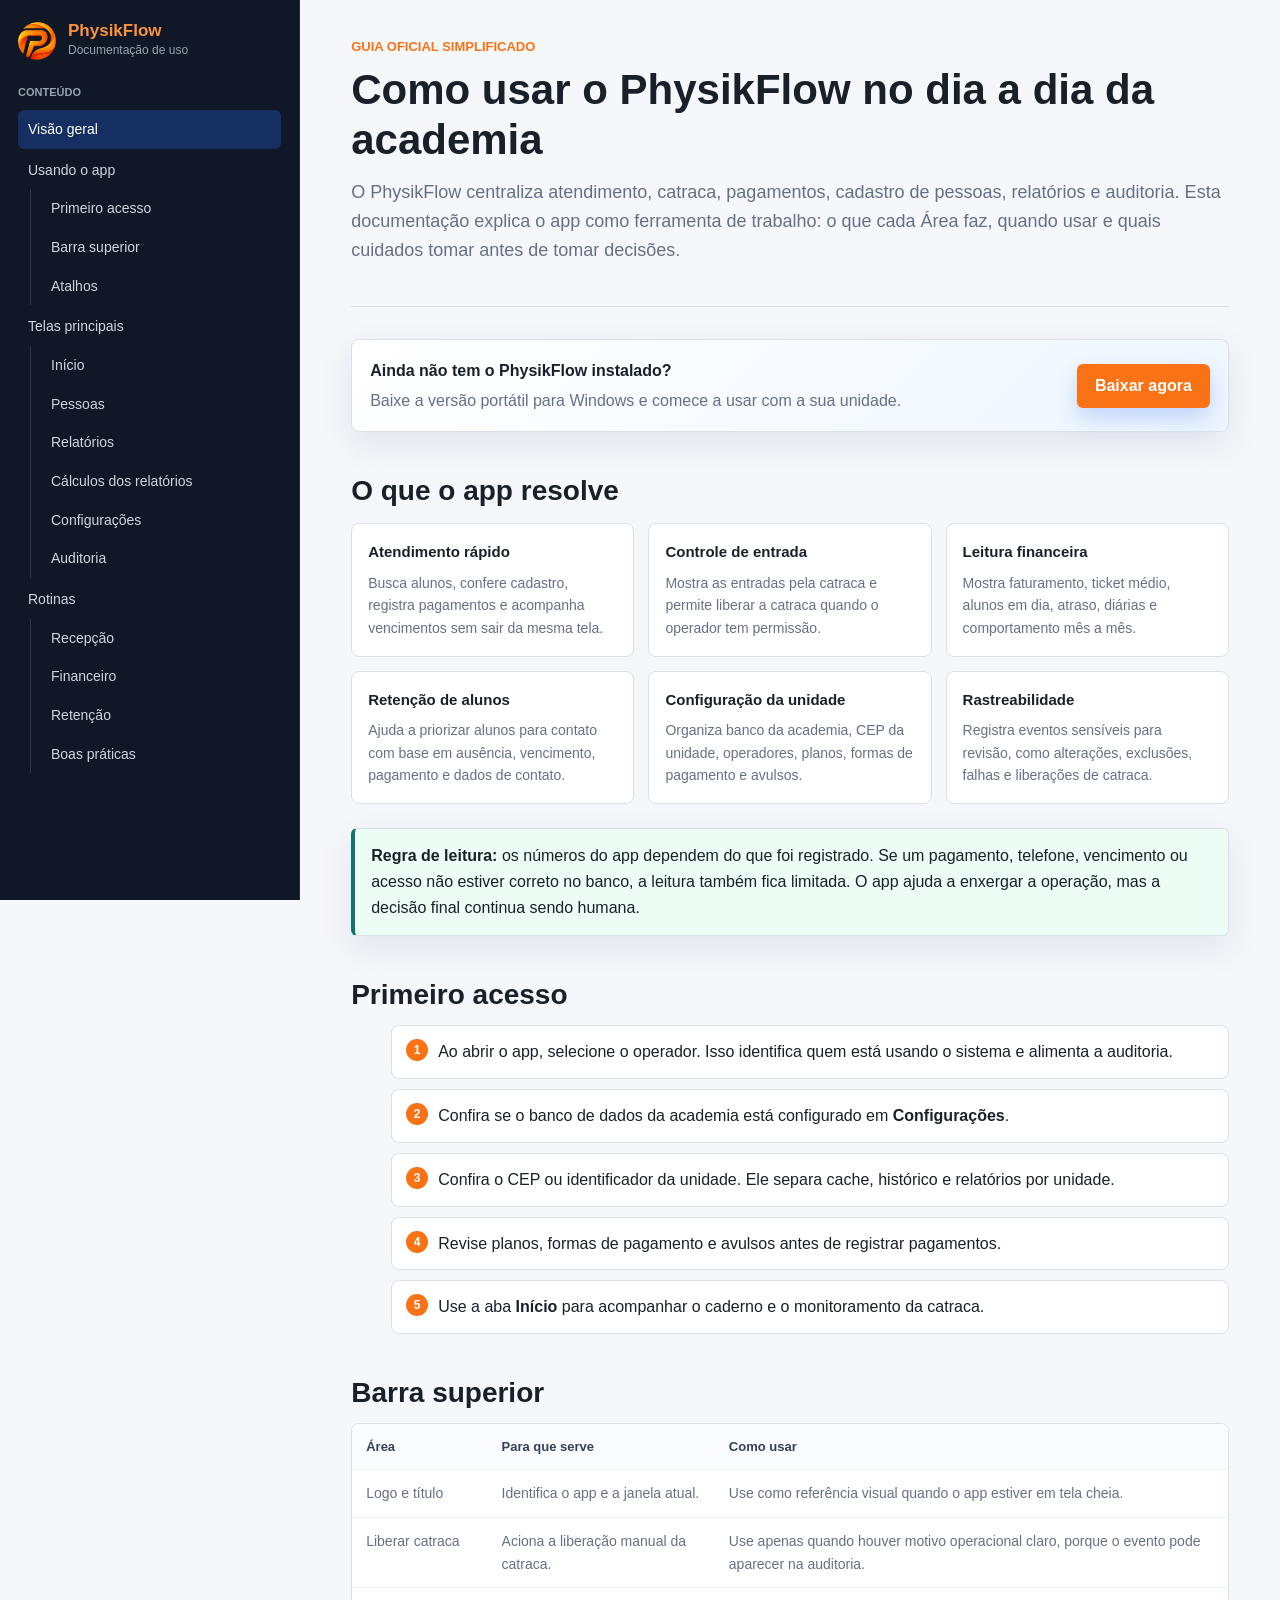
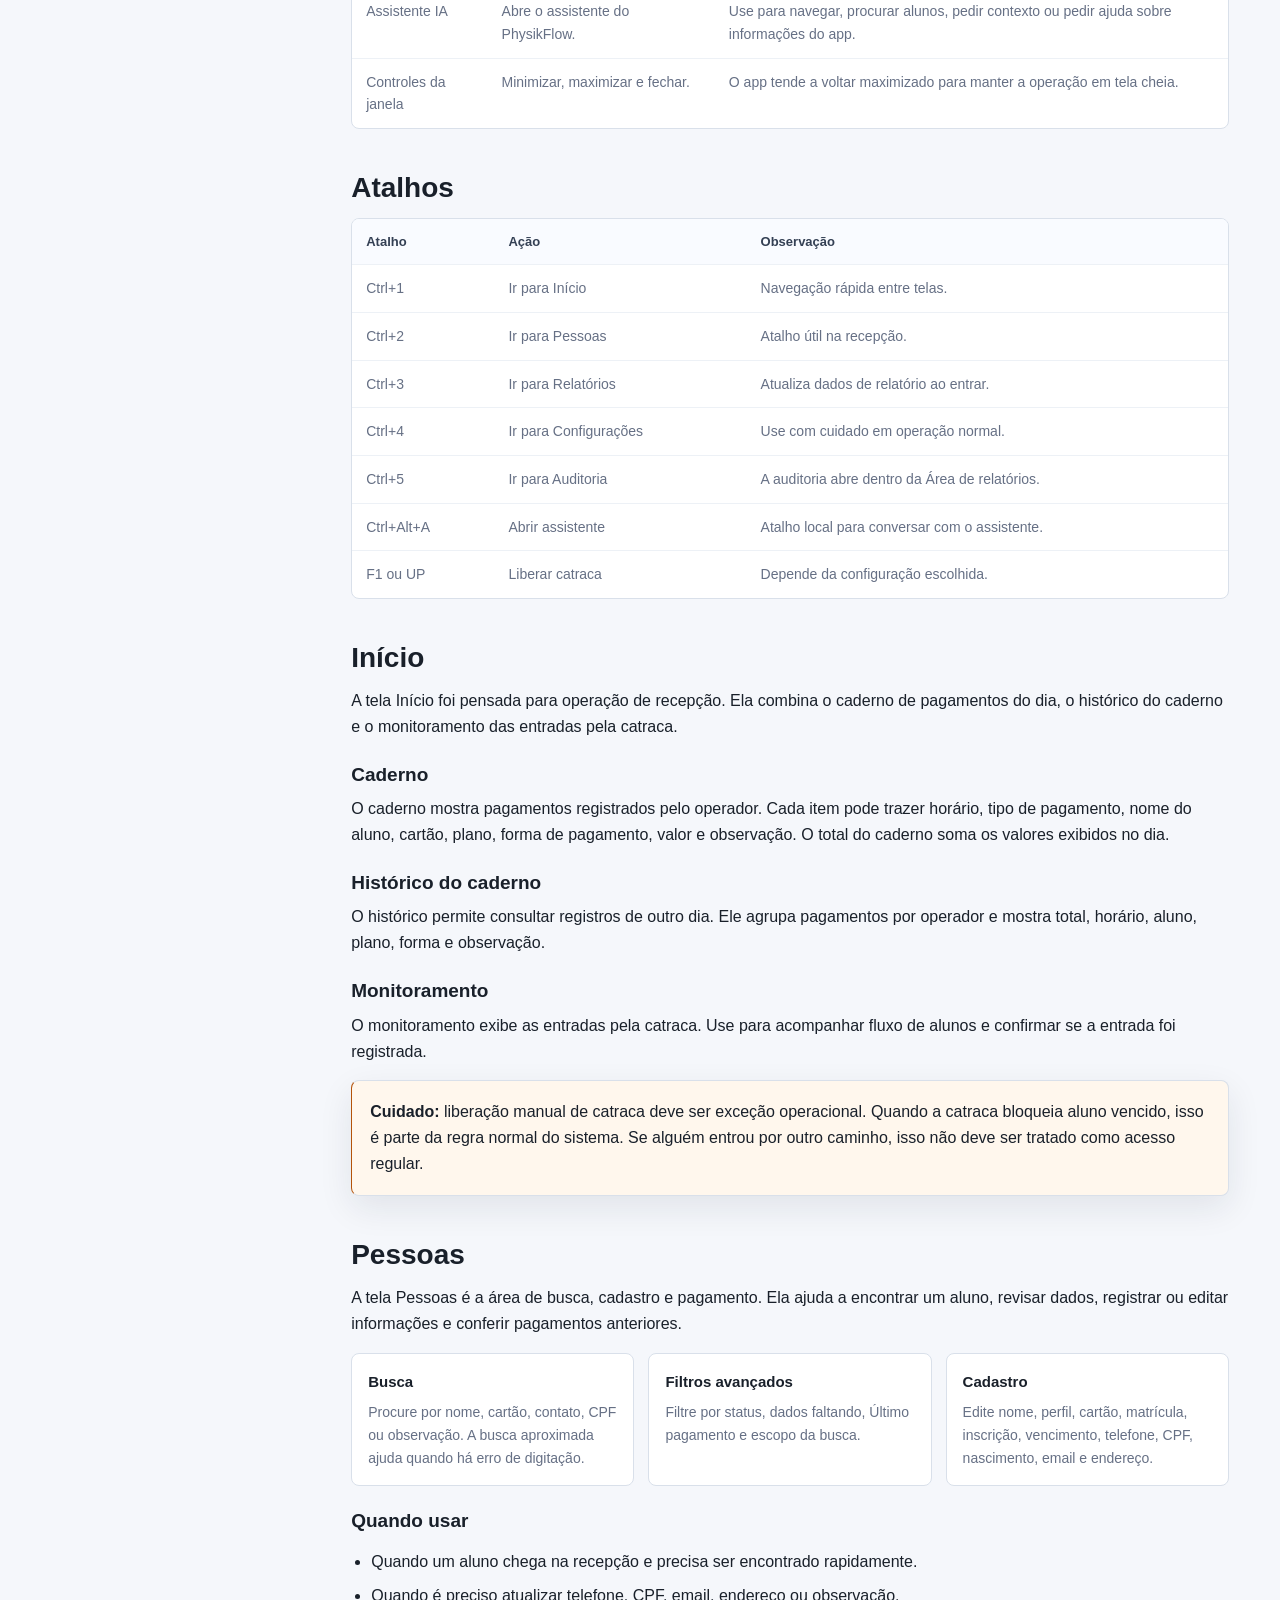
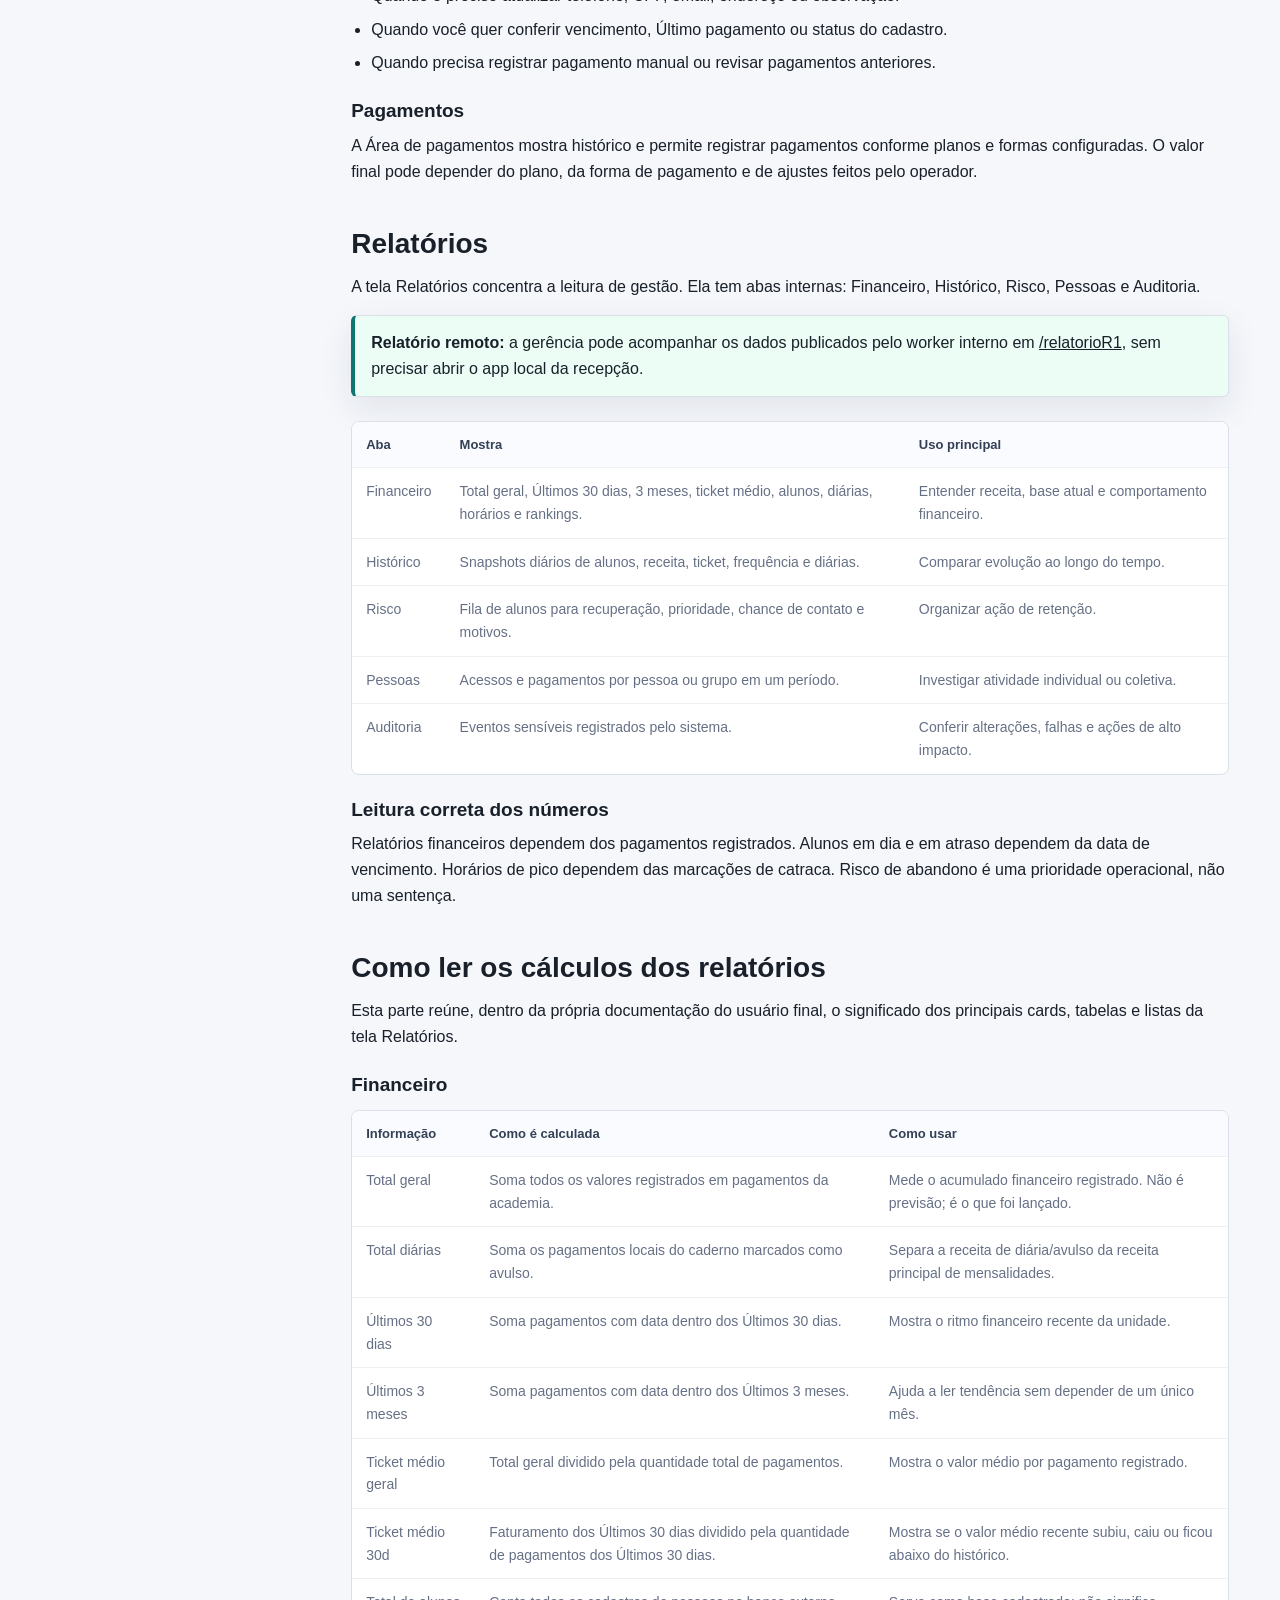
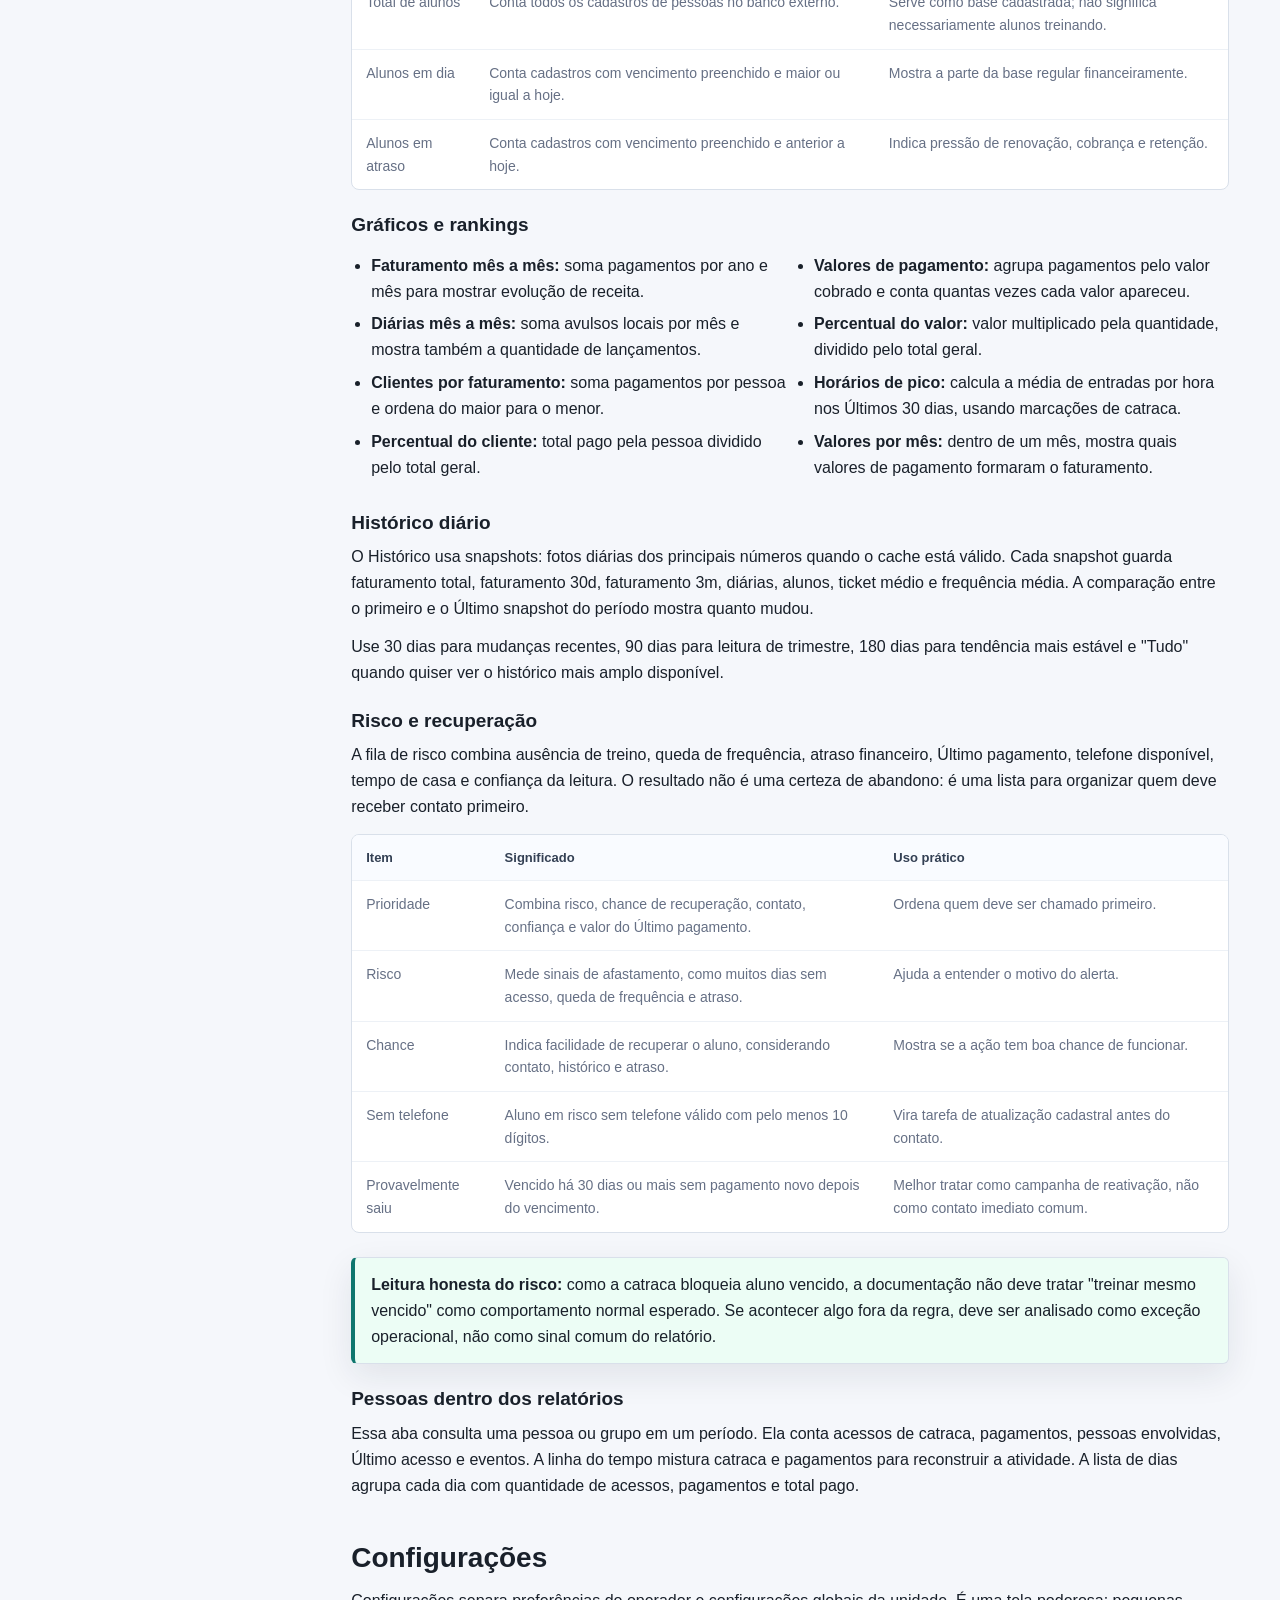
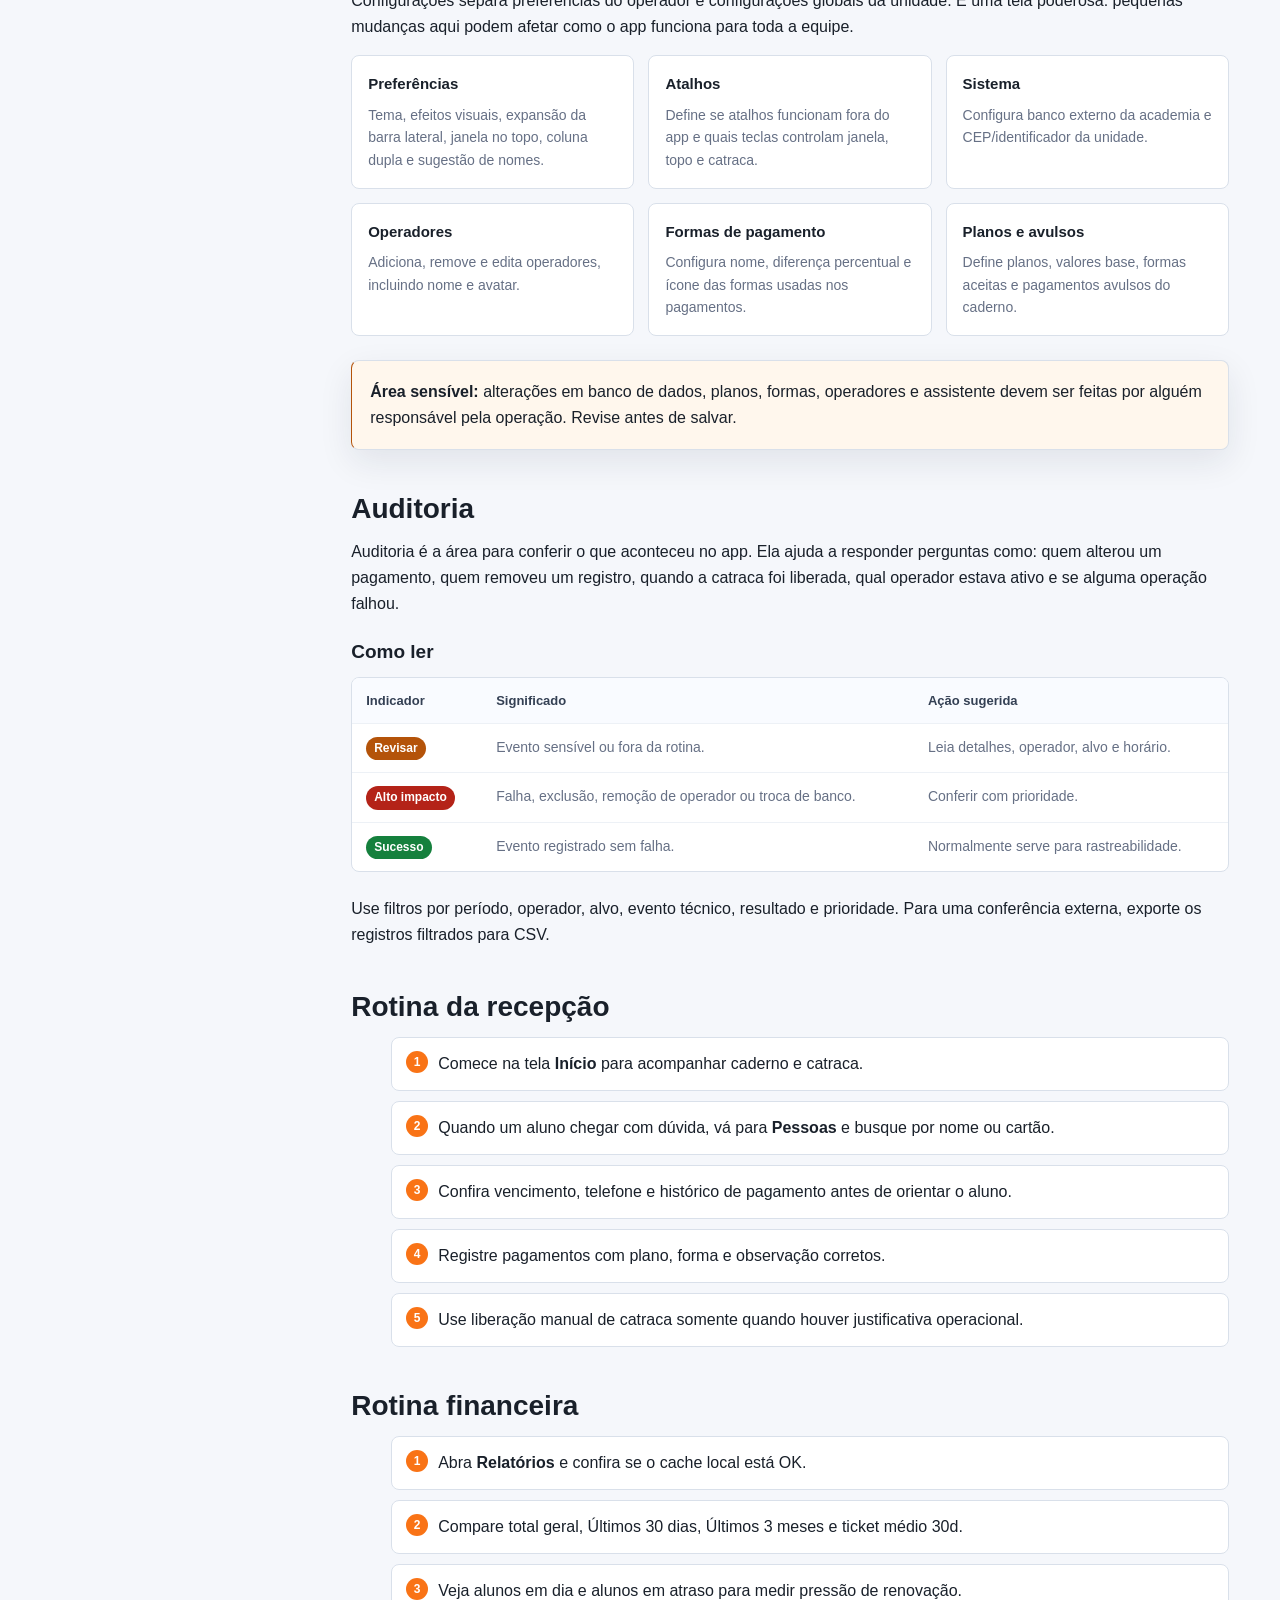
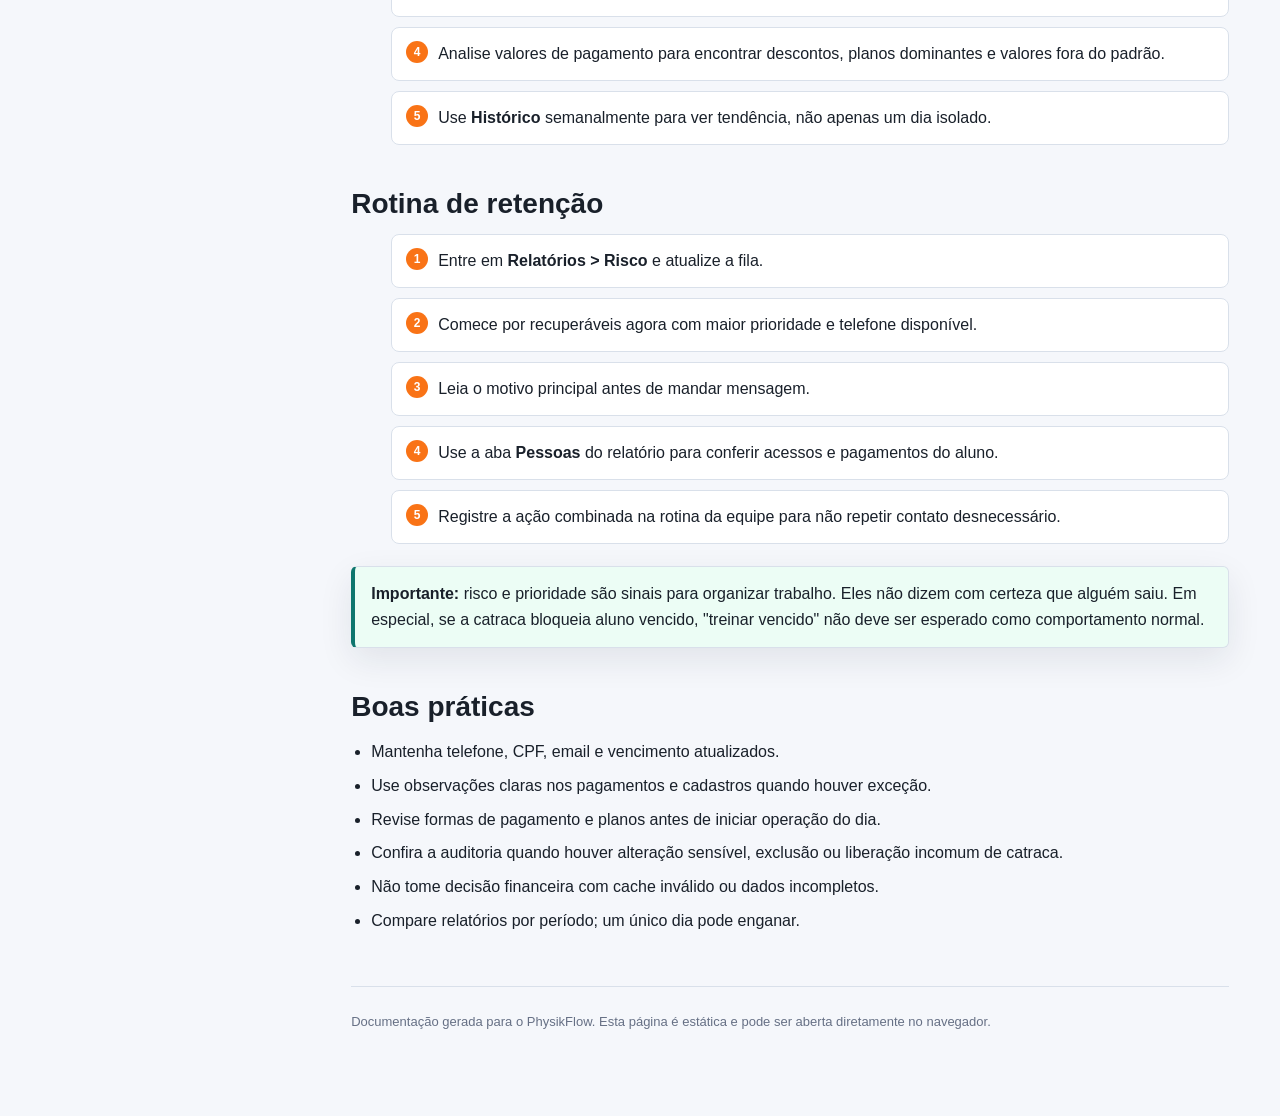
<file: index.html>
<!doctype html>
<html lang="pt-BR">
<head>
    <meta charset="utf-8">
    <meta name="viewport" content="width=device-width, initial-scale=1">
    <title>PhysikFlow - Documentação oficial de uso</title>
    <link rel="icon" href="favicon.png">
    <link rel="stylesheet" href="user-guide.css">
</head>
<body>
    <div class="shell">
        <aside class="sidebar" aria-label="Navegação da documentação">
            <div class="brand">
                <img src="favicon.png" alt="PhysikFlow">
                <div>
                    <strong>PhysikFlow</strong>
                    <span>Documentação de uso</span>
                </div>
            </div>

            <div class="tree-title">Conteúdo</div>
            <nav>
                <ul class="tree">
                    <li><a class="direct" href="#visao-geral">Visão geral</a></li>
                    <li>
                        <details open>
                            <summary>Usando o app</summary>
                            <ul>
                                <li><a href="#primeiro-acesso">Primeiro acesso</a></li>
                                <li><a href="#barra-superior">Barra superior</a></li>
                                <li><a href="#atalhos">Atalhos</a></li>
                            </ul>
                        </details>
                    </li>
                    <li>
                        <details open>
                            <summary>Telas principais</summary>
                            <ul>
                                <li><a href="#inicio">Início</a></li>
                                <li><a href="#pessoas">Pessoas</a></li>
                                <li><a href="#relatorios">Relatórios</a></li>
                                <li><a href="#report-calculos">Cálculos dos relatórios</a></li>
                                <li><a href="#configuracoes">Configurações</a></li>
                                <li><a href="#auditoria">Auditoria</a></li>
                            </ul>
                        </details>
                    </li>
                    <li>
                        <details open>
                            <summary>Rotinas</summary>
                            <ul>
                                <li><a href="#rotina-recepcao">Recepção</a></li>
                                <li><a href="#rotina-financeira">Financeiro</a></li>
                                <li><a href="#rotina-retencao">Retenção</a></li>
                                <li><a href="#boas-praticas">Boas práticas</a></li>
                            </ul>
                        </details>
                    </li>
                </ul>
            </nav>
        </aside>

        <main class="content">
            <header id="visao-geral" class="hero section">
                <p class="eyebrow">Guia oficial simplificado</p>
                <h1>Como usar o PhysikFlow no dia a dia da academia</h1>
                <p class="lead">
                    O PhysikFlow centraliza atendimento, catraca, pagamentos, cadastro de pessoas,
                    relatórios e auditoria. Esta documentação explica o app como ferramenta de trabalho:
                    o que cada Área faz, quando usar e quais cuidados tomar antes de tomar decisões.
                </p>
            </header>

            <section class="download-callout" aria-label="Baixar PhysikFlow">
                <div>
                    <strong>Ainda não tem o PhysikFlow instalado?</strong>
                    <p>Baixe a versão portátil para Windows e comece a usar com a sua unidade.</p>
                </div>
                <a class="download-button" href="https://github.com/PhysikFlow/PhysiKFlow.github.io/releases/latest/download/PhysikFlow.zip" target="_blank" rel="noopener">Baixar agora</a>
            </section>

            <section class="section">
                <h2>O que o app resolve</h2>
                <div class="grid">
                    <article class="tile">
                        <strong>Atendimento rápido</strong>
                        <p>Busca alunos, confere cadastro, registra pagamentos e acompanha vencimentos sem sair da mesma tela.</p>
                    </article>
                    <article class="tile">
                        <strong>Controle de entrada</strong>
                        <p>Mostra as entradas pela catraca e permite liberar a catraca quando o operador tem permissão.</p>
                    </article>
                    <article class="tile">
                        <strong>Leitura financeira</strong>
                        <p>Mostra faturamento, ticket médio, alunos em dia, atraso, diárias e comportamento mês a mês.</p>
                    </article>
                    <article class="tile">
                        <strong>Retenção de alunos</strong>
                        <p>Ajuda a priorizar alunos para contato com base em ausência, vencimento, pagamento e dados de contato.</p>
                    </article>
                    <article class="tile">
                        <strong>Configuração da unidade</strong>
                        <p>Organiza banco da academia, CEP da unidade, operadores, planos, formas de pagamento e avulsos.</p>
                    </article>
                    <article class="tile">
                        <strong>Rastreabilidade</strong>
                        <p>Registra eventos sensíveis para revisão, como alterações, exclusões, falhas e liberações de catraca.</p>
                    </article>
                </div>

                <div class="panel note">
                    <strong>Regra de leitura:</strong> os números do app dependem do que foi registrado.
                    Se um pagamento, telefone, vencimento ou acesso não estiver correto no banco, a leitura também fica limitada.
                    O app ajuda a enxergar a operação, mas a decisão final continua sendo humana.
                </div>
            </section>

            <section id="primeiro-acesso" class="section">
                <h2>Primeiro acesso</h2>
                <ol class="workflow">
                    <li>Ao abrir o app, selecione o operador. Isso identifica quem está usando o sistema e alimenta a auditoria.</li>
                    <li>Confira se o banco de dados da academia está configurado em <strong>Configurações</strong>.</li>
                    <li>Confira o CEP ou identificador da unidade. Ele separa cache, histórico e relatórios por unidade.</li>
                    <li>Revise planos, formas de pagamento e avulsos antes de registrar pagamentos.</li>
                    <li>Use a aba <strong>Início</strong> para acompanhar o caderno e o monitoramento da catraca.</li>
                </ol>
            </section>

            <section id="barra-superior" class="section">
                <h2>Barra superior</h2>
                <div class="table-wrap">
                    <table>
                        <thead>
                            <tr>
                                <th>Área</th>
                                <th>Para que serve</th>
                                <th>Como usar</th>
                            </tr>
                        </thead>
                        <tbody>
                            <tr>
                                <td>Logo e título</td>
                                <td>Identifica o app e a janela atual.</td>
                                <td>Use como referência visual quando o app estiver em tela cheia.</td>
                            </tr>
                            <tr>
                                <td>Liberar catraca</td>
                                <td>Aciona a liberação manual da catraca.</td>
                                <td>Use apenas quando houver motivo operacional claro, porque o evento pode aparecer na auditoria.</td>
                            </tr>
                            <tr>
                                <td>Assistente IA</td>
                                <td>Abre o assistente do PhysikFlow.</td>
                                <td>Use para navegar, procurar alunos, pedir contexto ou pedir ajuda sobre informações do app.</td>
                            </tr>
                            <tr>
                                <td>Controles da janela</td>
                                <td>Minimizar, maximizar e fechar.</td>
                                <td>O app tende a voltar maximizado para manter a operação em tela cheia.</td>
                            </tr>
                        </tbody>
                    </table>
                </div>
            </section>

            <section id="atalhos" class="section">
                <h2>Atalhos</h2>
                <div class="table-wrap">
                    <table>
                        <thead>
                            <tr>
                                <th>Atalho</th>
                                <th>Ação</th>
                                <th>Observação</th>
                            </tr>
                        </thead>
                        <tbody>
                            <tr>
                                <td>Ctrl+1</td>
                                <td>Ir para Início</td>
                                <td>Navegação rápida entre telas.</td>
                            </tr>
                            <tr>
                                <td>Ctrl+2</td>
                                <td>Ir para Pessoas</td>
                                <td>Atalho útil na recepção.</td>
                            </tr>
                            <tr>
                                <td>Ctrl+3</td>
                                <td>Ir para Relatórios</td>
                                <td>Atualiza dados de relatório ao entrar.</td>
                            </tr>
                            <tr>
                                <td>Ctrl+4</td>
                                <td>Ir para Configurações</td>
                                <td>Use com cuidado em operação normal.</td>
                            </tr>
                            <tr>
                                <td>Ctrl+5</td>
                                <td>Ir para Auditoria</td>
                                <td>A auditoria abre dentro da Área de relatórios.</td>
                            </tr>
                            <tr>
                                <td>Ctrl+Alt+A</td>
                                <td>Abrir assistente</td>
                                <td>Atalho local para conversar com o assistente.</td>
                            </tr>
                            <tr>
                                <td>F1 ou UP</td>
                                <td>Liberar catraca</td>
                                <td>Depende da configuração escolhida.</td>
                            </tr>
                        </tbody>
                    </table>
                </div>
            </section>

            <section id="inicio" class="section">
                <h2>Início</h2>
                <p>
                    A tela Início foi pensada para operação de recepção. Ela combina o caderno de pagamentos
                    do dia, o histórico do caderno e o monitoramento das entradas pela catraca.
                </p>

                <h3>Caderno</h3>
                <p>
                    O caderno mostra pagamentos registrados pelo operador. Cada item pode trazer horário,
                    tipo de pagamento, nome do aluno, cartão, plano, forma de pagamento, valor e observação.
                    O total do caderno soma os valores exibidos no dia.
                </p>

                <h3>Histórico do caderno</h3>
                <p>
                    O histórico permite consultar registros de outro dia. Ele agrupa pagamentos por operador
                    e mostra total, horário, aluno, plano, forma e observação.
                </p>

                <h3>Monitoramento</h3>
                <p>
                    O monitoramento exibe as entradas pela catraca. Use para acompanhar fluxo de alunos
                    e confirmar se a entrada foi registrada.
                </p>

                <div class="panel warning">
                    <strong>Cuidado:</strong> liberação manual de catraca deve ser exceção operacional.
                    Quando a catraca bloqueia aluno vencido, isso é parte da regra normal do sistema.
                    Se alguém entrou por outro caminho, isso não deve ser tratado como acesso regular.
                </div>
            </section>

            <section id="pessoas" class="section">
                <h2>Pessoas</h2>
                <p>
                    A tela Pessoas é a área de busca, cadastro e pagamento. Ela ajuda a encontrar um aluno,
                    revisar dados, registrar ou editar informações e conferir pagamentos anteriores.
                </p>

                <div class="grid">
                    <article class="tile">
                        <strong>Busca</strong>
                        <p>Procure por nome, cartão, contato, CPF ou observação. A busca aproximada ajuda quando há erro de digitação.</p>
                    </article>
                    <article class="tile">
                        <strong>Filtros avançados</strong>
                        <p>Filtre por status, dados faltando, Último pagamento e escopo da busca.</p>
                    </article>
                    <article class="tile">
                        <strong>Cadastro</strong>
                        <p>Edite nome, perfil, cartão, matrícula, inscrição, vencimento, telefone, CPF, nascimento, email e endereço.</p>
                    </article>
                </div>

                <h3>Quando usar</h3>
                <ul class="checklist">
                    <li>Quando um aluno chega na recepção e precisa ser encontrado rapidamente.</li>
                    <li>Quando é preciso atualizar telefone, CPF, email, endereço ou observação.</li>
                    <li>Quando você quer conferir vencimento, Último pagamento ou status do cadastro.</li>
                    <li>Quando precisa registrar pagamento manual ou revisar pagamentos anteriores.</li>
                </ul>

                <h3>Pagamentos</h3>
                <p>
                    A Área de pagamentos mostra histórico e permite registrar pagamentos conforme planos e formas configuradas.
                    O valor final pode depender do plano, da forma de pagamento e de ajustes feitos pelo operador.
                </p>
            </section>

            <section id="relatorios" class="section">
                <h2>Relatórios</h2>
                <p>
                    A tela Relatórios concentra a leitura de gestão. Ela tem abas internas: Financeiro, Histórico,
                    Risco, Pessoas e Auditoria.
                </p>

                <div class="panel note">
                    <strong>Relatório remoto:</strong> a gerência pode acompanhar os dados publicados pelo worker interno
                    em <a href="/relatorioR1/">/relatorioR1</a>, sem precisar abrir o app local da recepção.
                </div>

                <div class="table-wrap">
                    <table>
                        <thead>
                            <tr>
                                <th>Aba</th>
                                <th>Mostra</th>
                                <th>Uso principal</th>
                            </tr>
                        </thead>
                        <tbody>
                            <tr>
                                <td>Financeiro</td>
                                <td>Total geral, Últimos 30 dias, 3 meses, ticket médio, alunos, diárias, horários e rankings.</td>
                                <td>Entender receita, base atual e comportamento financeiro.</td>
                            </tr>
                            <tr>
                                <td>Histórico</td>
                                <td>Snapshots diários de alunos, receita, ticket, frequência e diárias.</td>
                                <td>Comparar evolução ao longo do tempo.</td>
                            </tr>
                            <tr>
                                <td>Risco</td>
                                <td>Fila de alunos para recuperação, prioridade, chance de contato e motivos.</td>
                                <td>Organizar ação de retenção.</td>
                            </tr>
                            <tr>
                                <td>Pessoas</td>
                                <td>Acessos e pagamentos por pessoa ou grupo em um período.</td>
                                <td>Investigar atividade individual ou coletiva.</td>
                            </tr>
                            <tr>
                                <td>Auditoria</td>
                                <td>Eventos sensíveis registrados pelo sistema.</td>
                                <td>Conferir alterações, falhas e ações de alto impacto.</td>
                            </tr>
                        </tbody>
                    </table>
                </div>

                <h3>Leitura correta dos números</h3>
                <p>
                    Relatórios financeiros dependem dos pagamentos registrados. Alunos em dia e em atraso dependem
                    da data de vencimento. Horários de pico dependem das marcações de catraca. Risco de abandono
                    é uma prioridade operacional, não uma sentença.
                </p>
            </section>

            <section id="report-calculos" class="section">
                <h2>Como ler os cálculos dos relatórios</h2>
                <p>
                    Esta parte reúne, dentro da própria documentação do usuário final, o significado dos principais
                    cards, tabelas e listas da tela Relatórios.
                </p>

                <h3>Financeiro</h3>
                <div class="table-wrap">
                    <table>
                        <thead>
                            <tr>
                                <th>Informação</th>
                                <th>Como é calculada</th>
                                <th>Como usar</th>
                            </tr>
                        </thead>
                        <tbody>
                            <tr>
                                <td>Total geral</td>
                                <td>Soma todos os valores registrados em pagamentos da academia.</td>
                                <td>Mede o acumulado financeiro registrado. Não é previsão; é o que foi lançado.</td>
                            </tr>
                            <tr>
                                <td>Total diárias</td>
                                <td>Soma os pagamentos locais do caderno marcados como avulso.</td>
                                <td>Separa a receita de diária/avulso da receita principal de mensalidades.</td>
                            </tr>
                            <tr>
                                <td>Últimos 30 dias</td>
                                <td>Soma pagamentos com data dentro dos Últimos 30 dias.</td>
                                <td>Mostra o ritmo financeiro recente da unidade.</td>
                            </tr>
                            <tr>
                                <td>Últimos 3 meses</td>
                                <td>Soma pagamentos com data dentro dos Últimos 3 meses.</td>
                                <td>Ajuda a ler tendência sem depender de um único mês.</td>
                            </tr>
                            <tr>
                                <td>Ticket médio geral</td>
                                <td>Total geral dividido pela quantidade total de pagamentos.</td>
                                <td>Mostra o valor médio por pagamento registrado.</td>
                            </tr>
                            <tr>
                                <td>Ticket médio 30d</td>
                                <td>Faturamento dos Últimos 30 dias dividido pela quantidade de pagamentos dos Últimos 30 dias.</td>
                                <td>Mostra se o valor médio recente subiu, caiu ou ficou abaixo do histórico.</td>
                            </tr>
                            <tr>
                                <td>Total de alunos</td>
                                <td>Conta todos os cadastros de pessoas no banco externo.</td>
                                <td>Serve como base cadastrada; não significa necessariamente alunos treinando.</td>
                            </tr>
                            <tr>
                                <td>Alunos em dia</td>
                                <td>Conta cadastros com vencimento preenchido e maior ou igual a hoje.</td>
                                <td>Mostra a parte da base regular financeiramente.</td>
                            </tr>
                            <tr>
                                <td>Alunos em atraso</td>
                                <td>Conta cadastros com vencimento preenchido e anterior a hoje.</td>
                                <td>Indica pressão de renovação, cobrança e retenção.</td>
                            </tr>
                        </tbody>
                    </table>
                </div>

                <h3>Gráficos e rankings</h3>
                <ul class="compact-list">
                    <li><strong>Faturamento mês a mês:</strong> soma pagamentos por ano e mês para mostrar evolução de receita.</li>
                    <li><strong>Diárias mês a mês:</strong> soma avulsos locais por mês e mostra também a quantidade de lançamentos.</li>
                    <li><strong>Clientes por faturamento:</strong> soma pagamentos por pessoa e ordena do maior para o menor.</li>
                    <li><strong>Percentual do cliente:</strong> total pago pela pessoa dividido pelo total geral.</li>
                    <li><strong>Valores de pagamento:</strong> agrupa pagamentos pelo valor cobrado e conta quantas vezes cada valor apareceu.</li>
                    <li><strong>Percentual do valor:</strong> valor multiplicado pela quantidade, dividido pelo total geral.</li>
                    <li><strong>Horários de pico:</strong> calcula a média de entradas por hora nos Últimos 30 dias, usando marcações de catraca.</li>
                    <li><strong>Valores por mês:</strong> dentro de um mês, mostra quais valores de pagamento formaram o faturamento.</li>
                </ul>

                <h3>Histórico diário</h3>
                <p>
                    O Histórico usa snapshots: fotos diárias dos principais números quando o cache está válido.
                    Cada snapshot guarda faturamento total, faturamento 30d, faturamento 3m, diárias, alunos,
                    ticket médio e frequência média. A comparação entre o primeiro e o Último snapshot do período
                    mostra quanto mudou.
                </p>
                <p>
                    Use 30 dias para mudanças recentes, 90 dias para leitura de trimestre, 180 dias para tendência
                    mais estável e "Tudo" quando quiser ver o histórico mais amplo disponível.
                </p>

                <h3>Risco e recuperação</h3>
                <p>
                    A fila de risco combina ausência de treino, queda de frequência, atraso financeiro, Último pagamento,
                    telefone disponível, tempo de casa e confiança da leitura. O resultado não é uma certeza de abandono:
                    é uma lista para organizar quem deve receber contato primeiro.
                </p>
                <div class="table-wrap">
                    <table>
                        <thead>
                            <tr>
                                <th>Item</th>
                                <th>Significado</th>
                                <th>Uso prático</th>
                            </tr>
                        </thead>
                        <tbody>
                            <tr>
                                <td>Prioridade</td>
                                <td>Combina risco, chance de recuperação, contato, confiança e valor do Último pagamento.</td>
                                <td>Ordena quem deve ser chamado primeiro.</td>
                            </tr>
                            <tr>
                                <td>Risco</td>
                                <td>Mede sinais de afastamento, como muitos dias sem acesso, queda de frequência e atraso.</td>
                                <td>Ajuda a entender o motivo do alerta.</td>
                            </tr>
                            <tr>
                                <td>Chance</td>
                                <td>Indica facilidade de recuperar o aluno, considerando contato, histórico e atraso.</td>
                                <td>Mostra se a ação tem boa chance de funcionar.</td>
                            </tr>
                            <tr>
                                <td>Sem telefone</td>
                                <td>Aluno em risco sem telefone válido com pelo menos 10 dígitos.</td>
                                <td>Vira tarefa de atualização cadastral antes do contato.</td>
                            </tr>
                            <tr>
                                <td>Provavelmente saiu</td>
                                <td>Vencido há 30 dias ou mais sem pagamento novo depois do vencimento.</td>
                                <td>Melhor tratar como campanha de reativação, não como contato imediato comum.</td>
                            </tr>
                        </tbody>
                    </table>
                </div>
                <div class="panel note">
                    <strong>Leitura honesta do risco:</strong> como a catraca bloqueia aluno vencido, a documentação
                    não deve tratar "treinar mesmo vencido" como comportamento normal esperado. Se acontecer algo fora
                    da regra, deve ser analisado como exceção operacional, não como sinal comum do relatório.
                </div>

                <h3>Pessoas dentro dos relatórios</h3>
                <p>
                    Essa aba consulta uma pessoa ou grupo em um período. Ela conta acessos de catraca, pagamentos,
                    pessoas envolvidas, Último acesso e eventos. A linha do tempo mistura catraca e pagamentos para
                    reconstruir a atividade. A lista de dias agrupa cada dia com quantidade de acessos, pagamentos
                    e total pago.
                </p>
            </section>

            <section id="configuracoes" class="section">
                <h2>Configurações</h2>
                <p>
                    Configurações separa preferências do operador e configurações globais da unidade. É uma tela
                    poderosa: pequenas mudanças aqui podem afetar como o app funciona para toda a equipe.
                </p>

                <div class="grid">
                    <article class="tile">
                        <strong>Preferências</strong>
                        <p>Tema, efeitos visuais, expansão da barra lateral, janela no topo, coluna dupla e sugestão de nomes.</p>
                    </article>
                    <article class="tile">
                        <strong>Atalhos</strong>
                        <p>Define se atalhos funcionam fora do app e quais teclas controlam janela, topo e catraca.</p>
                    </article>
                    <article class="tile">
                        <strong>Sistema</strong>
                        <p>Configura banco externo da academia e CEP/identificador da unidade.</p>
                    </article>
                    <article class="tile">
                        <strong>Operadores</strong>
                        <p>Adiciona, remove e edita operadores, incluindo nome e avatar.</p>
                    </article>
                    <article class="tile">
                        <strong>Formas de pagamento</strong>
                        <p>Configura nome, diferença percentual e ícone das formas usadas nos pagamentos.</p>
                    </article>
                    <article class="tile">
                        <strong>Planos e avulsos</strong>
                        <p>Define planos, valores base, formas aceitas e pagamentos avulsos do caderno.</p>
                    </article>
                </div>

                <div class="panel warning">
                    <strong>Área sensível:</strong> alterações em banco de dados, planos, formas, operadores e assistente
                    devem ser feitas por alguém responsável pela operação. Revise antes de salvar.
                </div>
            </section>

            <section id="auditoria" class="section">
                <h2>Auditoria</h2>
                <p>
                    Auditoria é a área para conferir o que aconteceu no app. Ela ajuda a responder perguntas como:
                    quem alterou um pagamento, quem removeu um registro, quando a catraca foi liberada, qual operador
                    estava ativo e se alguma operação falhou.
                </p>

                <h3>Como ler</h3>
                <div class="table-wrap">
                    <table>
                        <thead>
                            <tr>
                                <th>Indicador</th>
                                <th>Significado</th>
                                <th>Ação sugerida</th>
                            </tr>
                        </thead>
                        <tbody>
                            <tr>
                                <td><span class="tag warn">Revisar</span></td>
                                <td>Evento sensível ou fora da rotina.</td>
                                <td>Leia detalhes, operador, alvo e horário.</td>
                            </tr>
                            <tr>
                                <td><span class="tag danger">Alto impacto</span></td>
                                <td>Falha, exclusão, remoção de operador ou troca de banco.</td>
                                <td>Conferir com prioridade.</td>
                            </tr>
                            <tr>
                                <td><span class="tag good">Sucesso</span></td>
                                <td>Evento registrado sem falha.</td>
                                <td>Normalmente serve para rastreabilidade.</td>
                            </tr>
                        </tbody>
                    </table>
                </div>

                <p>
                    Use filtros por período, operador, alvo, evento técnico, resultado e prioridade. Para uma conferência
                    externa, exporte os registros filtrados para CSV.
                </p>
            </section>

            <section id="rotina-recepcao" class="section">
                <h2>Rotina da recepção</h2>
                <ol class="workflow">
                    <li>Comece na tela <strong>Início</strong> para acompanhar caderno e catraca.</li>
                    <li>Quando um aluno chegar com dúvida, vá para <strong>Pessoas</strong> e busque por nome ou cartão.</li>
                    <li>Confira vencimento, telefone e histórico de pagamento antes de orientar o aluno.</li>
                    <li>Registre pagamentos com plano, forma e observação corretos.</li>
                    <li>Use liberação manual de catraca somente quando houver justificativa operacional.</li>
                </ol>
            </section>

            <section id="rotina-financeira" class="section">
                <h2>Rotina financeira</h2>
                <ol class="workflow">
                    <li>Abra <strong>Relatórios</strong> e confira se o cache local está OK.</li>
                    <li>Compare total geral, Últimos 30 dias, Últimos 3 meses e ticket médio 30d.</li>
                    <li>Veja alunos em dia e alunos em atraso para medir pressão de renovação.</li>
                    <li>Analise valores de pagamento para encontrar descontos, planos dominantes e valores fora do padrão.</li>
                    <li>Use <strong>Histórico</strong> semanalmente para ver tendência, não apenas um dia isolado.</li>
                </ol>
            </section>

            <section id="rotina-retencao" class="section">
                <h2>Rotina de retenção</h2>
                <ol class="workflow">
                    <li>Entre em <strong>Relatórios &gt; Risco</strong> e atualize a fila.</li>
                    <li>Comece por recuperáveis agora com maior prioridade e telefone disponível.</li>
                    <li>Leia o motivo principal antes de mandar mensagem.</li>
                    <li>Use a aba <strong>Pessoas</strong> do relatório para conferir acessos e pagamentos do aluno.</li>
                    <li>Registre a ação combinada na rotina da equipe para não repetir contato desnecessário.</li>
                </ol>
                <div class="panel note">
                    <strong>Importante:</strong> risco e prioridade são sinais para organizar trabalho. Eles não dizem
                    com certeza que alguém saiu. Em especial, se a catraca bloqueia aluno vencido, "treinar vencido"
                    não deve ser esperado como comportamento normal.
                </div>
            </section>

            <section id="boas-praticas" class="section">
                <h2>Boas práticas</h2>
                <ul class="checklist">
                    <li>Mantenha telefone, CPF, email e vencimento atualizados.</li>
                    <li>Use observações claras nos pagamentos e cadastros quando houver exceção.</li>
                    <li>Revise formas de pagamento e planos antes de iniciar operação do dia.</li>
                    <li>Confira a auditoria quando houver alteração sensível, exclusão ou liberação incomum de catraca.</li>
                    <li>Não tome decisão financeira com cache inválido ou dados incompletos.</li>
                    <li>Compare relatórios por período; um único dia pode enganar.</li>
                </ul>
            </section>

            <footer class="footer">
                <p>
                    Documentação gerada para o PhysikFlow. Esta página é estática e pode ser aberta diretamente no navegador.
                </p>
            </footer>
        </main>
    </div>
</body>
</html>
</file>
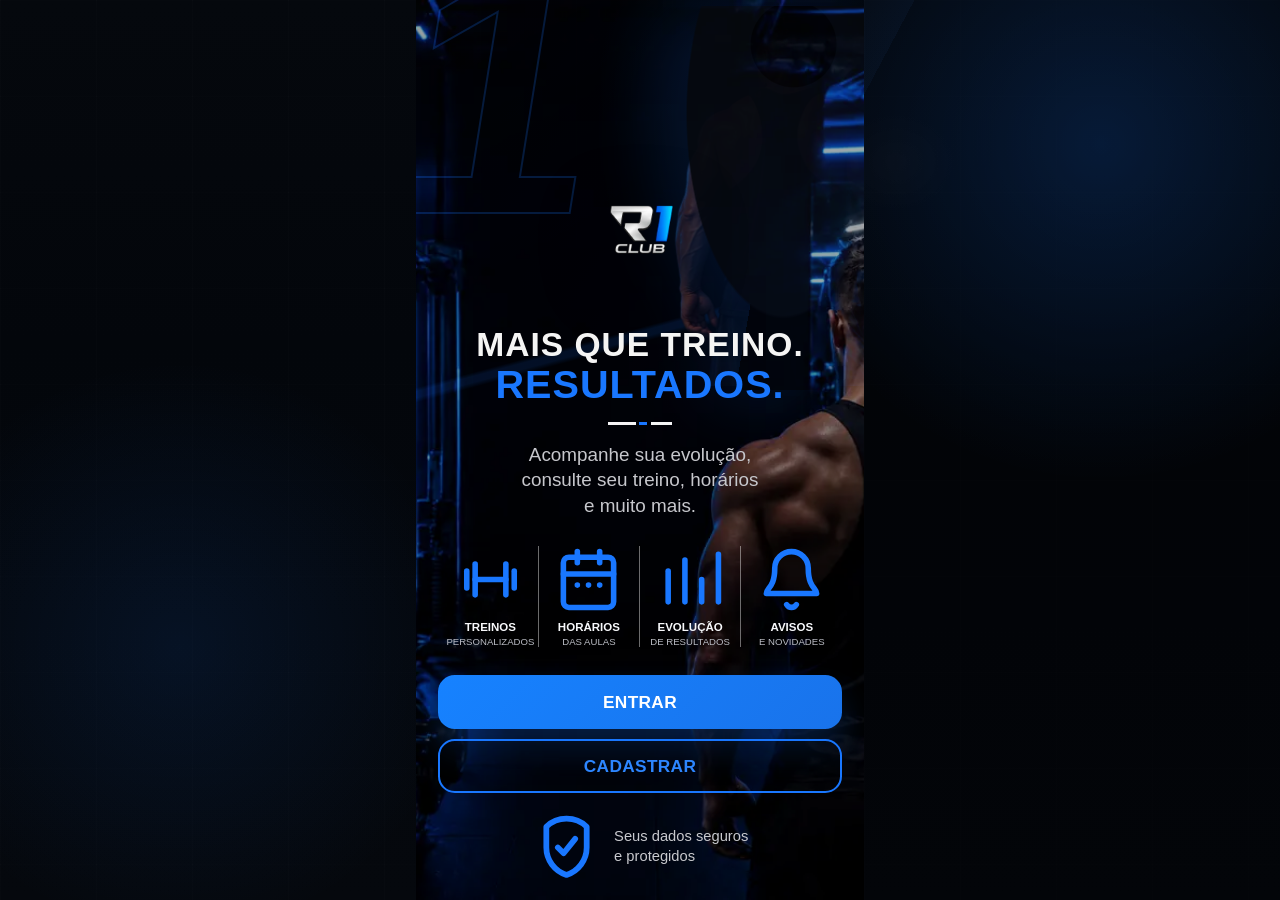
<file: r1club/index.html>
<!DOCTYPE html>
<html lang="pt-BR">
<head>
  <meta charset="UTF-8" />
  <meta name="viewport" content="width=device-width, initial-scale=1, viewport-fit=cover" />
  <meta name="theme-color" content="#03060b" />
  <title>R1 Club</title>
  <link rel="manifest" href="manifest.json" />
  <link rel="icon" href="favicon.png" type="image/png" />
  <link rel="apple-touch-icon" href="favicon.png" />
  <link rel="stylesheet" href="styles.css" />
  <script src="app.js" defer></script>
</head>
<body>
  <section class="login-screen" data-view="login">
    <div class="login-art" aria-hidden="true">
      <span class="outline-one">1</span>
      <span class="login-athlete"></span>
    </div>

    <div class="login-content">
      <div class="login-brand" aria-label="R1 Club">
        <img class="login-logo-asset" src="assets/icons/r1-logo.webp" alt="R1 Club" />
      </div>

      <div class="login-headline">
        <h1>Mais que treino.<br /><span>Resultados.</span></h1>
        <i aria-hidden="true"></i>
        <p>Acompanhe sua evolu&ccedil;&atilde;o,<br />consulte seu treino, hor&aacute;rios<br />e muito mais.</p>
      </div>

      <div class="login-features" aria-label="Recursos do aplicativo">
        <div>
          <span class="feature-icon feature-icon-workout" aria-hidden="true"></span>
          <strong>Treinos</strong>
          <small>Personalizados</small>
        </div>
        <div>
          <span class="feature-icon feature-icon-calendar" aria-hidden="true"></span>
          <strong>Hor&aacute;rios</strong>
          <small>Das aulas</small>
        </div>
        <div>
          <span class="feature-icon feature-icon-progress" aria-hidden="true"></span>
          <strong>Evolu&ccedil;&atilde;o</strong>
          <small>De resultados</small>
        </div>
        <div>
          <span class="feature-icon feature-icon-bell" aria-hidden="true"></span>
          <strong>Avisos</strong>
          <small>E novidades</small>
        </div>
      </div>

      <div class="login-actions">
        <button class="primary-action" type="button" data-enter-app>Entrar</button>
        <button class="secondary-action" type="button">Cadastrar</button>
        <button class="install-action" type="button" data-install-app hidden>Instalar app</button>
      </div>

      <p class="secure-note">
        <span class="secure-icon" aria-hidden="true"></span>
        Seus dados seguros<br />e protegidos
      </p>
    </div>
  </section>

  <main class="app-shell is-hidden" data-view="home">
    <section class="app-page active" data-page="home">
      <section class="hero" aria-label="Boas-vindas">
        <div class="top-bar">
          <button class="icon-button" type="button" aria-label="Abrir menu">
            <span></span>
            <span></span>
            <span></span>
          </button>

          <div class="brand" aria-label="R1 Club">
            <img class="brand-logo-asset" src="assets/icons/r1-logo.webp" alt="R1 Club" />
          </div>

          <button class="bell-button" type="button" aria-label="Notificacoes">
            <svg viewBox="0 0 24 24" aria-hidden="true">
              <path d="M18 8a6 6 0 0 0-12 0c0 7-3 7-3 9h18c0-2-3-2-3-9" />
              <path d="M13.73 21a2 2 0 0 1-3.46 0" />
            </svg>
            <span></span>
          </button>
        </div>

        <div class="hero-copy">
          <h1>Ol&aacute;, Lucas! <img class="fist-emoji" src="assets/home/blue_emoji.webp" alt="" /></h1>
          <p>Pronto para mais<br />um treino?</p>
        </div>
      </section>

      <section class="next-workout">
        <div class="workout-copy">
          <span class="eyebrow">Pr&oacute;ximo treino</span>
          <h2>Costas e B&iacute;ceps</h2>
          <p>
            <svg viewBox="0 0 24 24" aria-hidden="true">
              <path d="M8 2v4" />
              <path d="M16 2v4" />
              <rect width="18" height="18" x="3" y="4" rx="2" />
              <path d="M3 10h18" />
            </svg>
            Hoje &bull; 18:00
          </p>
        </div>

        <a href="#" class="workout-action" aria-label="Ver treino" data-tab="workouts">
          <span>
            <svg viewBox="0 0 24 24" aria-hidden="true">
              <path d="M6.5 6.5v11" />
              <path d="M17.5 6.5v11" />
              <path d="M3.5 9v6" />
              <path d="M20.5 9v6" />
              <path d="M6.5 12h11" />
            </svg>
          </span>
          Ver treino
        </a>
      </section>

      <section class="section-heading">
        <h2>Resumo semanal</h2>
        <a href="#" data-tab="progress">Ver mais</a>
      </section>

      <section class="stats-grid" aria-label="Resumo semanal">
        <article class="stat-card">
          <span class="stat-icon">
            <svg viewBox="0 0 24 24" aria-hidden="true">
              <path d="m9 12 2 2 4-5" />
              <circle cx="12" cy="12" r="9" />
            </svg>
          </span>
          <strong>4/5</strong>
          <p>Treinos<br />conclu&iacute;dos</p>
        </article>
        <article class="stat-card">
          <span class="stat-icon">
            <svg viewBox="0 0 24 24" aria-hidden="true">
              <path d="M8.5 14.5A4.5 4.5 0 0 0 13 19a5 5 0 0 0 5-5c0-4-3-6.5-3-6.5S13 10 11 10c-1.5 0-2.5-1-2.5-2.5C6.5 9 4 11 4 14a6 6 0 0 0 6 6" />
            </svg>
          </span>
          <strong>2.450</strong>
          <p>Kcal<br />queimadas</p>
        </article>
        <article class="stat-card">
          <span class="stat-icon">
            <svg viewBox="0 0 24 24" aria-hidden="true">
              <circle cx="12" cy="12" r="9" />
              <path d="M12 7v5l3 2" />
            </svg>
          </span>
          <strong>4h 30m</strong>
          <p>Tempo total<br />de treino</p>
        </article>
        <article class="stat-card">
          <span class="stat-icon">
            <svg viewBox="0 0 24 24" aria-hidden="true">
              <path d="m4 16 5-5 4 4 7-8" />
              <path d="M15 7h5v5" />
            </svg>
          </span>
          <strong>85%</strong>
          <p>Meta semanal<br />conclu&iacute;da</p>
        </article>
      </section>

      <section class="quick-section">
        <h2>Acesso r&aacute;pido</h2>
        <div class="quick-grid">
          <a href="#" class="quick-item" data-tab="agenda">
            <svg viewBox="0 0 24 24" aria-hidden="true">
              <path d="M3 3h7v7H3z" />
              <path d="M14 3h7v7h-7z" />
              <path d="M3 14h7v7H3z" />
              <path d="M14 14h7v7h-7z" />
              <path d="M7 7h10v10H7z" />
            </svg>
            <span><strong>Check-in</strong><small>Marcar presen&ccedil;a</small></span>
          </a>
          <a href="#" class="quick-item" data-tab="profile">
            <svg viewBox="0 0 24 24" aria-hidden="true">
              <path d="M8 6h8" />
              <path d="M8 10h8" />
              <path d="M8 14h6" />
              <rect width="14" height="18" x="5" y="3" rx="2" />
              <path d="M9 3h6v3H9z" />
            </svg>
            <span><strong>Planos</strong><small>Ver seu plano</small></span>
          </a>
          <a href="#" class="quick-item" data-tab="progress">
            <svg viewBox="0 0 24 24" aria-hidden="true">
              <path d="M4 20V9" />
              <path d="M10 20V5" />
              <path d="M16 20v-8" />
              <path d="M22 20V3" />
            </svg>
            <span><strong>Avalia&ccedil;&otilde;es</strong><small>Acompanhe seus resultados</small></span>
          </a>
          <a href="#" class="quick-item" data-tab="profile">
            <svg viewBox="0 0 24 24" aria-hidden="true">
              <path d="M12 6c-3-3-8-1-8 5 0 5 3 10 8 10s8-5 8-10c0-6-5-8-8-5Z" />
              <path d="M12 6c1-3 3-4 6-4" />
            </svg>
            <span><strong>Dieta</strong><small>Ver sua dieta</small></span>
          </a>
          <a href="#" class="quick-item" data-tab="agenda">
            <svg viewBox="0 0 24 24" aria-hidden="true">
              <path d="M8 2v4" />
              <path d="M16 2v4" />
              <rect width="18" height="18" x="3" y="4" rx="2" />
              <path d="M3 10h18" />
              <path d="M8 14h.01" />
              <path d="M12 14h.01" />
              <path d="M16 14h.01" />
            </svg>
            <span><strong>Agendamentos</strong><small>Aulas e servi&ccedil;os</small></span>
          </a>
          <a href="#" class="quick-item" data-tab="profile">
            <svg viewBox="0 0 24 24" aria-hidden="true">
              <path d="M6 8h12l-1 13H7Z" />
              <path d="M9 8a3 3 0 0 1 6 0" />
            </svg>
            <span><strong>Compras</strong><small>Suplementos e planos</small></span>
          </a>
        </div>
      </section>

      <a href="#" class="referral-card">
        <span class="referral-visual"><span>R1</span></span>
        <span class="referral-copy">
          <strong>Indique e ganhe!</strong>
          <small>Traga um amigo e ganhe benef&iacute;cios exclusivos.</small>
        </span>
        <svg viewBox="0 0 24 24" aria-hidden="true">
          <path d="m9 18 6-6-6-6" />
        </svg>
      </a>
    </section>

    <section class="app-page" data-page="workouts" aria-label="Treinos">
      <header class="page-header compact">
        <span>Treinos</span>
        <h1>Seu plano de hoje</h1>
        <p>Costas, b&iacute;ceps e finaliza&ccedil;&atilde;o cardiovascular.</p>
      </header>

      <article class="feature-card workout-hero-card">
        <span class="image-slot workout-plan-image" aria-hidden="true"></span>
        <div>
          <span class="eyebrow">Plano ativo</span>
          <h2>Hipertrofia R1</h2>
          <p>5 treinos por semana &bull; foco em progress&atilde;o de carga.</p>
        </div>
      </article>

      <div class="segmented-control" role="tablist" aria-label="Semana de treino">
        <button class="selected" type="button">Hoje</button>
        <button type="button">Semana</button>
        <button type="button">Hist&oacute;rico</button>
      </div>

      <section class="stack-list" aria-label="Exercicios do treino">
        <article class="routine-item current">
          <span>01</span>
          <div>
            <h3>Puxada alta pronada</h3>
            <p>4 s&eacute;ries &bull; 10-12 reps &bull; 60s descanso</p>
          </div>
          <strong>32kg</strong>
        </article>
        <article class="routine-item">
          <span>02</span>
          <div>
            <h3>Remada baixa</h3>
            <p>4 s&eacute;ries &bull; 8-10 reps &bull; 75s descanso</p>
          </div>
          <strong>45kg</strong>
        </article>
        <article class="routine-item">
          <span>03</span>
          <div>
            <h3>Rosca direta</h3>
            <p>3 s&eacute;ries &bull; 10 reps &bull; controle total</p>
          </div>
          <strong>18kg</strong>
        </article>
        <article class="routine-item">
          <span>04</span>
          <div>
            <h3>Esteira inclinada</h3>
            <p>15 min &bull; zona 2 &bull; finaliza&ccedil;&atilde;o</p>
          </div>
          <strong>15m</strong>
        </article>
      </section>
    </section>

    <section class="app-page" data-page="progress" aria-label="Evolucao">
      <header class="page-header">
        <span>Evolu&ccedil;&atilde;o</span>
        <h1>Resultados em ritmo forte</h1>
        <p>Acompanhe sua consist&ecirc;ncia, volume e medidas.</p>
      </header>

      <section class="progress-summary">
        <article>
          <small>Carga total</small>
          <strong>12.8t</strong>
          <span>+8% vs semana anterior</span>
        </article>
        <article>
          <small>Frequ&ecirc;ncia</small>
          <strong>92%</strong>
          <span>13 dias ativos no m&ecirc;s</span>
        </article>
      </section>

      <article class="chart-card">
        <div class="chart-heading">
          <div>
            <span class="eyebrow">Volume semanal</span>
            <h2>Treino por grupo</h2>
          </div>
          <strong>4h 30m</strong>
        </div>
        <div class="bar-chart" aria-label="Grafico de volume semanal">
          <span style="--bar: 62%"><i>Seg</i></span>
          <span style="--bar: 82%"><i>Ter</i></span>
          <span style="--bar: 38%"><i>Qua</i></span>
          <span style="--bar: 74%"><i>Qui</i></span>
          <span style="--bar: 92%"><i>Sex</i></span>
        </div>
      </article>

      <section class="measurement-list">
        <article>
          <span>Peitoral</span>
          <strong>101 cm</strong>
          <small>+1.4 cm</small>
        </article>
        <article>
          <span>Cintura</span>
          <strong>82 cm</strong>
          <small>-2.1 cm</small>
        </article>
        <article>
          <span>Peso</span>
          <strong>78.4 kg</strong>
          <small>-0.8 kg</small>
        </article>
      </section>
    </section>

    <section class="app-page" data-page="agenda" aria-label="Agenda">
      <header class="page-header compact">
        <span>Agenda</span>
        <h1>Pr&oacute;ximos hor&aacute;rios</h1>
        <p>Aulas, servi&ccedil;os e check-in da academia.</p>
      </header>

      <section class="date-strip" aria-label="Dias da semana">
        <button type="button"><small>Seg</small><strong>03</strong></button>
        <button class="selected" type="button"><small>Ter</small><strong>04</strong></button>
        <button type="button"><small>Qua</small><strong>05</strong></button>
        <button type="button"><small>Qui</small><strong>06</strong></button>
        <button type="button"><small>Sex</small><strong>07</strong></button>
      </section>

      <section class="agenda-list">
        <article class="agenda-item active">
          <time>18:00</time>
          <div>
            <h3>Treino livre</h3>
            <p>Muscula&ccedil;&atilde;o &bull; sala principal</p>
          </div>
          <button type="button">Check-in</button>
        </article>
        <article class="agenda-item">
          <time>19:30</time>
          <div>
            <h3>Funcional R1</h3>
            <p>Professor Marcos &bull; 8 vagas</p>
          </div>
          <button type="button">Reservar</button>
        </article>
        <article class="agenda-item">
          <time>20:15</time>
          <div>
            <h3>Avalia&ccedil;&atilde;o f&iacute;sica</h3>
            <p>Bioimped&acirc;ncia &bull; sala 2</p>
          </div>
          <button type="button">Agendar</button>
        </article>
      </section>

      <article class="feature-card muted-card">
        <span class="image-slot agenda-image" aria-hidden="true"></span>
        <div>
          <h2>Hor&aacute;rios especiais</h2>
          <p>Receba avisos quando novas aulas abrirem na grade.</p>
        </div>
      </article>
    </section>

    <section class="app-page" data-page="profile" aria-label="Perfil">
      <header class="profile-header">
        <span class="profile-avatar image-slot" aria-hidden="true"></span>
        <div>
          <span>Plano Black</span>
          <h1>Lucas Andrade</h1>
          <p>Aluno desde janeiro de 2025</p>
        </div>
      </header>

      <section class="profile-plan">
        <span class="eyebrow">Seu plano</span>
        <h2>R1 Club mensal</h2>
        <p>Renova&ccedil;&atilde;o em 12 dias &bull; acesso completo.</p>
        <div>
          <button type="button">Ver contrato</button>
          <button type="button">Alterar plano</button>
        </div>
      </section>

      <section class="settings-list" aria-label="Configuracoes">
        <a href="#">
          <span>Dados pessoais</span>
          <small>Contato, senha e informa&ccedil;&otilde;es da conta</small>
        </a>
        <a href="#">
          <span>Dieta</span>
          <small>Plano alimentar e prefer&ecirc;ncias</small>
        </a>
        <a href="#">
          <span>Compras</span>
          <small>Suplementos, planos e hist&oacute;rico</small>
        </a>
        <a href="#">
          <span>Notifica&ccedil;&otilde;es</span>
          <small>Avisos de treino, agenda e promo&ccedil;&otilde;es</small>
        </a>
      </section>
    </section>
  </main>

  <nav class="bottom-nav is-hidden" aria-label="Navegacao principal" data-view="home-nav">
    <a href="#home" class="active" data-tab="home">
      <svg viewBox="0 0 24 24" aria-hidden="true">
        <path d="m3 11 9-8 9 8" />
        <path d="M5 10v10h14V10" />
      </svg>
      In&iacute;cio
    </a>
    <a href="#workouts" data-tab="workouts">
      <svg viewBox="0 0 24 24" aria-hidden="true">
        <path d="M6.5 6.5v11" />
        <path d="M17.5 6.5v11" />
        <path d="M3.5 9v6" />
        <path d="M20.5 9v6" />
        <path d="M6.5 12h11" />
      </svg>
      Treinos
    </a>
    <a href="#progress" data-tab="progress">
      <svg viewBox="0 0 24 24" aria-hidden="true">
        <path d="M4 20V9" />
        <path d="M10 20V5" />
        <path d="M16 20v-8" />
        <path d="M22 20V3" />
      </svg>
      Evolu&ccedil;&atilde;o
    </a>
    <a href="#agenda" data-tab="agenda">
      <svg viewBox="0 0 24 24" aria-hidden="true">
        <path d="M8 2v4" />
        <path d="M16 2v4" />
        <rect width="18" height="18" x="3" y="4" rx="2" />
        <path d="M3 10h18" />
      </svg>
      Agenda
    </a>
    <a href="#profile" data-tab="profile">
      <svg viewBox="0 0 24 24" aria-hidden="true">
        <circle cx="12" cy="8" r="4" />
        <path d="M4 21a8 8 0 0 1 16 0" />
      </svg>
      Perfil
    </a>
  </nav>
</body>
</html>
</file>
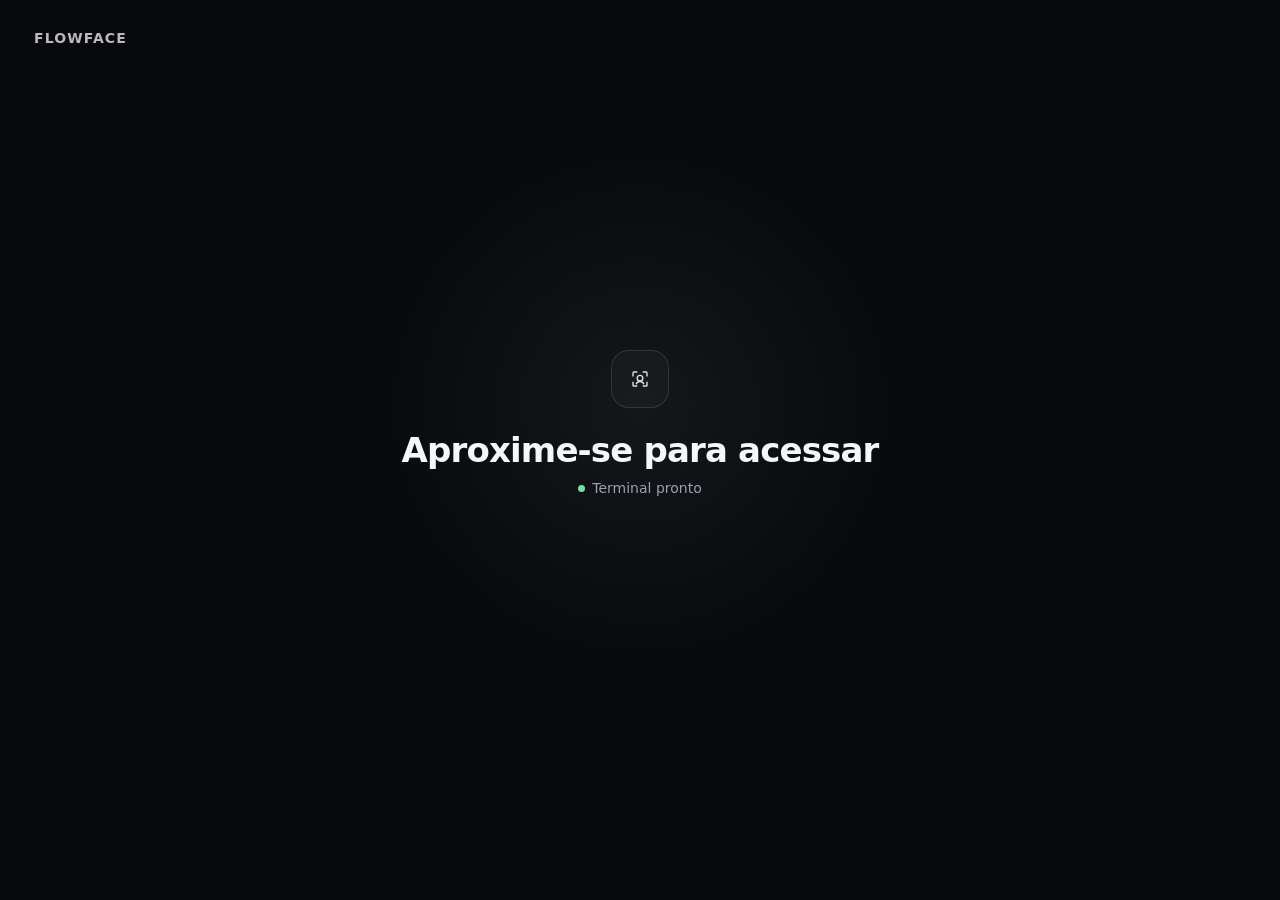
<file: facial/flowface_terminal-1.html>
<!DOCTYPE html>
<html lang="pt-BR">
<head>
<meta charset="UTF-8">
<meta name="viewport" content="width=device-width,initial-scale=1,viewport-fit=cover">
<meta name="theme-color" content="#08090c">
<title>Face Access — Terminal</title>
<style>
:root{
  --bg:#08090c;
  --fg:#f5f7fa;
  --muted:#9aa1ac;
  --line:rgba(255,255,255,.12);
  --glass:rgba(10,12,16,.58);
  --ok:#70e0a3;
  --danger:#ff7777;
}
*{box-sizing:border-box}
html,body{width:100%;height:100%;margin:0;overflow:hidden;background:var(--bg);font-family:Inter,ui-sans-serif,system-ui,-apple-system,BlinkMacSystemFont,"Segoe UI",sans-serif;color:var(--fg)}
button{font:inherit}
.app{position:fixed;inset:0;background:var(--bg);overflow:hidden}

/* REST */
.rest{
  position:absolute;inset:0;display:grid;place-items:center;
  background:
    radial-gradient(circle at 50% 45%,rgba(255,255,255,.055),transparent 34%),
    var(--bg);
  cursor:pointer;
  transition:opacity .45s ease,transform .55s ease;
}
.rest.hidden{opacity:0;pointer-events:none;transform:scale(1.025)}
.rest-mark{
  position:absolute;top:30px;left:34px;
  font-size:14px;font-weight:650;letter-spacing:.08em;
  color:rgba(255,255,255,.72);
}
.rest-center{text-align:center;transform:translateY(-3vh)}
.logo{
  width:58px;height:58px;margin:0 auto 22px;border:1px solid var(--line);
  border-radius:18px;display:grid;place-items:center;
  background:rgba(255,255,255,.025);
}
.logo svg{width:28px;height:28px;opacity:.88}
.rest-title{font-size:clamp(22px,3vw,34px);font-weight:560;letter-spacing:-.025em}
.rest-sub{margin-top:10px;font-size:14px;color:var(--muted)}
.pulse{
  width:7px;height:7px;border-radius:50%;background:var(--ok);
  display:inline-block;margin-right:7px;vertical-align:1px;
  box-shadow:0 0 0 0 rgba(112,224,163,.4);
  animation:pulse 2.1s infinite;
}
@keyframes pulse{70%{box-shadow:0 0 0 9px rgba(112,224,163,0)}100%{box-shadow:0 0 0 0 rgba(112,224,163,0)}}

/* CAMERA */
.camera{
  position:absolute;inset:0;opacity:0;pointer-events:none;
  background:#000;transition:opacity .45s ease;
}
.camera.active{opacity:1;pointer-events:auto}
video{
  position:absolute;inset:0;width:100%;height:100%;
  object-fit:cover;transform:scaleX(-1);
}
.scrim{
  position:absolute;inset:0;
  background:linear-gradient(180deg,rgba(0,0,0,.42),transparent 24%,transparent 72%,rgba(0,0,0,.48));
  pointer-events:none;
}
.top{
  position:absolute;top:0;left:0;right:0;
  padding:28px 30px;display:flex;align-items:center;justify-content:space-between;
}
.brand{font-size:13px;letter-spacing:.09em;font-weight:650;color:rgba(255,255,255,.8)}
.status{font-size:12px;color:rgba(255,255,255,.68);display:flex;align-items:center}
.status-dot{width:6px;height:6px;border-radius:50%;background:var(--ok);margin-right:7px}

/* Future face target */
.face-target{
  position:absolute;left:50%;top:48%;width:min(42vw,300px);height:min(52vw,380px);
  transform:translate(-50%,-50%);border:1px solid rgba(255,255,255,.16);
  border-radius:42% 42% 44% 44%;opacity:.0;
  transition:opacity .3s;
}
.camera.show-target .face-target{opacity:.9}
.face-target::before,.face-target::after{
  content:"";position:absolute;width:27px;height:27px;
}
.face-target::before{top:-1px;left:-1px;border-top:2px solid #fff;border-left:2px solid #fff;border-radius:12px 0 0 0}
.face-target::after{right:-1px;bottom:-1px;border-right:2px solid #fff;border-bottom:2px solid #fff;border-radius:0 0 12px 0}
.corner-bl,.corner-tr{
  position:absolute;width:27px;height:27px;opacity:.85;
}
.corner-bl{left:-1px;bottom:-1px;border-left:2px solid #fff;border-bottom:2px solid #fff;border-radius:0 0 0 12px}
.corner-tr{right:-1px;top:-1px;border-right:2px solid #fff;border-top:2px solid #fff;border-radius:0 12px 0 0}

.instruction{
  position:absolute;left:50%;bottom:40px;transform:translateX(-50%);
  padding:10px 15px;border-radius:999px;background:var(--glass);
  backdrop-filter:blur(12px);font-size:13px;color:rgba(255,255,255,.82);
  border:1px solid rgba(255,255,255,.08);white-space:nowrap;
}
.close{
  position:absolute;right:25px;bottom:25px;width:42px;height:42px;border-radius:50%;
  border:1px solid rgba(255,255,255,.12);background:rgba(0,0,0,.35);
  color:white;display:grid;place-items:center;cursor:pointer;opacity:.72;
  backdrop-filter:blur(10px);
}
.close:hover{opacity:1;background:rgba(0,0,0,.55)}
.close svg{width:17px;height:17px}

.message{
  position:absolute;left:50%;top:50%;transform:translate(-50%,-50%);
  padding:18px 22px;border-radius:18px;background:rgba(8,9,12,.76);
  backdrop-filter:blur(16px);border:1px solid var(--line);text-align:center;
  display:none;min-width:240px;
}
.message.show{display:block}
.message strong{display:block;font-size:18px}
.message span{display:block;margin-top:6px;color:var(--muted);font-size:13px}

@media(max-width:600px){
  .rest-mark{top:22px;left:22px}
  .top{padding:22px}
  .instruction{bottom:25px;font-size:12px}
  .close{right:18px;bottom:18px}
}
</style>
</head>
<body>
<div class="app">

  <section class="rest" id="rest" aria-label="Tela de descanso">
    <div class="rest-mark">FLOWFACE</div>
    <div class="rest-center">
      <div class="logo">
        <svg viewBox="0 0 32 32" fill="none" stroke="currentColor" stroke-width="1.6">
          <path d="M8 13V9a1 1 0 0 1 1-1h4M19 8h4a1 1 0 0 1 1 1v4M24 19v4a1 1 0 0 1-1 1h-4M13 24H9a1 1 0 0 1-1-1v-4"/>
          <circle cx="16" cy="15" r="3.2"/>
          <path d="M11.5 22c.9-2.2 2.4-3.2 4.5-3.2s3.6 1 4.5 3.2"/>
        </svg>
      </div>
      <div class="rest-title">Aproxime-se para acessar</div>
      <div class="rest-sub"><span class="pulse"></span>Terminal pronto</div>
    </div>
  </section>

  <section class="camera" id="camera">
    <video id="video" autoplay playsinline muted></video>
    <div class="scrim"></div>

    <div class="top">
      <div class="brand">FLOWFACE</div>
      <div class="status"><span class="status-dot"></span>Pronto</div>
    </div>

    <!-- Alvo reservado para o futuro rastreamento facial -->
    <div class="face-target" id="faceTarget">
      <div class="corner-bl"></div><div class="corner-tr"></div>
    </div>

    <div class="instruction" id="instruction">Olhe para a câmera</div>

    <button class="close" id="close" aria-label="Voltar">
      <svg viewBox="0 0 24 24" fill="none" stroke="currentColor" stroke-width="1.8">
        <path d="M6 6l12 12M18 6L6 18"/>
      </svg>
    </button>

    <div class="message" id="message">
      <strong id="messageTitle">Acesso liberado</strong>
      <span id="messageText">Bem-vindo.</span>
    </div>
  </section>
</div>

<script>
const rest = document.getElementById('rest');
const camera = document.getElementById('camera');
const video = document.getElementById('video');
const closeBtn = document.getElementById('close');
const instruction = document.getElementById('instruction');
const faceTarget = document.getElementById('faceTarget');
const message = document.getElementById('message');
let stream = null;

async function enterCamera(){
  rest.classList.add('hidden');
  camera.classList.add('active');

  try{
    stream = await navigator.mediaDevices.getUserMedia({
      video:{
        facingMode:{ideal:'user'},
        width:{ideal:1280},
        height:{ideal:720}
      },
      audio:false
    });
    video.srcObject = stream;
    instruction.textContent = 'Olhe para a câmera';
  }catch(err){
    instruction.textContent = 'Câmera indisponível';
    console.warn('Câmera:', err);
  }

  // Apenas demonstração visual do futuro rastreamento.
  // Substituir por detector facial real posteriormente.
  setTimeout(() => camera.classList.add('show-target'), 900);
}

function leaveCamera(){
  if(stream){
    stream.getTracks().forEach(t => t.stop());
    stream = null;
  }
  camera.classList.remove('active','show-target');
  message.classList.remove('show');
  rest.classList.remove('hidden');
}

rest.addEventListener('click', enterCamera);
closeBtn.addEventListener('click', leaveCamera);

// Atalho para testar sem tocar na tela.
window.addEventListener('keydown', e => {
  if(e.key === 'Enter' && !camera.classList.contains('active')) enterCamera();
  if(e.key === 'Escape' && camera.classList.contains('active')) leaveCamera();
});

// Para desenvolvimento: toque/clique na área da câmera para simular reconhecimento.
// Isso não representa reconhecimento facial real.
video.addEventListener('click', () => {
  if(!camera.classList.contains('active')) return;
  message.classList.add('show');
  document.getElementById('messageTitle').textContent = 'Acesso liberado';
  document.getElementById('messageText').textContent = 'Reconhecimento confirmado';
  instruction.textContent = '';
  setTimeout(() => {
    message.classList.remove('show');
    instruction.textContent = 'Olhe para a câmera';
  }, 1800);
});
</script>
</body>
</html>
</file>
<file: user-guide.css>
:root {
    color-scheme: light;
    --bg: #f5f7fb;
    --paper: #ffffff;
    --paper-2: #f9fbff;
    --ink: #19202a;
    --muted: #667085;
    --line: #d9e0ea;
    --soft-line: #edf1f6;
    --brand: #f97316;
    --brand-2: #0f766e;
    --good: #15803d;
    --warn: #b45309;
    --danger: #b42318;
    --shadow: 0 12px 34px rgba(18, 32, 56, 0.09);
    --radius: 8px;
}

* {
    box-sizing: border-box;
}

html {
    scroll-behavior: smooth;
}

body {
    margin: 0;
    font-family: Inter, Segoe UI, Roboto, Arial, sans-serif;
    color: var(--ink);
    background: var(--bg);
    line-height: 1.62;
}

a {
    color: inherit;
}

.shell {
    min-height: 100vh;
    display: grid;
    grid-template-columns: 300px minmax(0, 1fr);
}

.sidebar {
    position: sticky;
    top: 0;
    height: 100vh;
    overflow: auto;
    padding: 22px 18px;
    background: #101828;
    color: #edf4ff;
    border-right: 1px solid rgba(255, 255, 255, 0.08);
}

.brand {
    display: flex;
    align-items: center;
    gap: 12px;
    margin-bottom: 24px;
}

.brand img {
    width: 38px;
    height: 38px;
}

.brand strong {
    display: block;
    color: #fb923c;
    font-size: 17px;
    line-height: 1.1;
}

.brand span {
    display: block;
    color: #98a2b3;
    font-size: 12px;
}

.tree-title {
    margin: 20px 0 8px;
    color: #98a2b3;
    font-size: 11px;
    font-weight: 800;
    text-transform: uppercase;
}

.tree,
.tree ul {
    list-style: none;
    margin: 0;
    padding: 0;
}

.tree a,
.tree summary {
    display: block;
    padding: 8px 10px;
    border-radius: 6px;
    color: #d0d5dd;
    text-decoration: none;
    font-size: 14px;
    cursor: pointer;
}

.tree a:hover,
.tree summary:hover {
    background: rgba(255, 255, 255, 0.08);
    color: #ffffff;
}

.tree details {
    margin: 2px 0;
}

.tree details ul {
    margin-left: 12px;
    padding-left: 10px;
    border-left: 1px solid rgba(255, 255, 255, 0.12);
}

.tree .direct {
    color: #ffffff;
    background: rgba(37, 99, 235, 0.30);
}

.content {
    min-width: 0;
    padding: 36px clamp(24px, 4vw, 64px) 72px;
}

.hero {
    margin-bottom: 32px;
    padding-bottom: 28px;
    border-bottom: 1px solid var(--line);
}

.eyebrow {
    margin: 0 0 8px;
    color: var(--brand);
    font-size: 13px;
    font-weight: 800;
    text-transform: uppercase;
}

h1,
h2,
h3 {
    line-height: 1.18;
    letter-spacing: 0;
}

h1 {
    max-width: 900px;
    margin: 0;
    font-size: 42px;
}

h2 {
    margin: 42px 0 14px;
    font-size: 28px;
}

h3 {
    margin: 24px 0 10px;
    font-size: 19px;
}

p {
    max-width: 920px;
    margin: 0 0 12px;
}

.lead {
    max-width: 930px;
    margin-top: 14px;
    color: var(--muted);
    font-size: 18px;
}

.download-callout {
    display: flex;
    align-items: center;
    justify-content: space-between;
    gap: 18px;
    margin: 18px 0 30px;
    padding: 18px;
    background: linear-gradient(135deg, #ffffff 0%, #eef6ff 100%);
    border: 1px solid var(--line);
    border-radius: var(--radius);
    box-shadow: var(--shadow);
}

.download-callout p {
    margin: 4px 0 0;
    color: var(--muted);
}

.download-button {
    flex: 0 0 auto;
    display: inline-flex;
    align-items: center;
    justify-content: center;
    min-height: 44px;
    padding: 0 18px;
    border-radius: 6px;
    background: var(--brand);
    color: #fff;
    font-weight: 800;
    text-decoration: none;
    box-shadow: 0 10px 22px rgba(37, 99, 235, 0.24);
}

.download-button:hover {
    background: #ea580c;
}

.section {
    scroll-margin-top: 24px;
}

.panel {
    margin: 16px 0 24px;
    padding: 18px;
    background: var(--paper);
    border: 1px solid var(--line);
    border-radius: var(--radius);
    box-shadow: var(--shadow);
}

.note {
    padding: 14px 16px;
    border-left: 4px solid var(--brand-2);
    background: #ecfdf5;
    border-radius: 6px;
}

.warning {
    border-left-color: var(--warn);
    background: #fff7ed;
}

.grid {
    display: grid;
    grid-template-columns: repeat(3, minmax(0, 1fr));
    gap: 14px;
    margin: 16px 0 24px;
}

.tile {
    min-height: 132px;
    padding: 16px;
    background: var(--paper);
    border: 1px solid var(--line);
    border-radius: var(--radius);
}

.tile strong {
    display: block;
    margin-bottom: 7px;
    font-size: 15px;
}

.tile p {
    margin: 0;
    color: var(--muted);
    font-size: 14px;
}

.workflow {
    display: grid;
    gap: 10px;
    margin: 14px 0 22px;
    counter-reset: step;
}

.workflow li {
    list-style: none;
    position: relative;
    padding: 13px 14px 13px 46px;
    background: var(--paper);
    border: 1px solid var(--line);
    border-radius: var(--radius);
}

.workflow li::before {
    counter-increment: step;
    content: counter(step);
    position: absolute;
    left: 14px;
    top: 13px;
    width: 22px;
    height: 22px;
    border-radius: 50%;
    background: var(--brand);
    color: #fff;
    font-size: 12px;
    font-weight: 800;
    text-align: center;
    line-height: 22px;
}

.table-wrap {
    overflow-x: auto;
    margin: 14px 0 24px;
    border: 1px solid var(--line);
    border-radius: var(--radius);
    background: var(--paper);
}

table {
    width: 100%;
    min-width: 680px;
    border-collapse: collapse;
}

th,
td {
    padding: 12px 14px;
    border-bottom: 1px solid var(--soft-line);
    text-align: left;
    vertical-align: top;
}

th {
    background: var(--paper-2);
    color: #344054;
    font-size: 13px;
}

td {
    color: var(--muted);
    font-size: 14px;
}

tr:last-child td {
    border-bottom: 0;
}

.tag {
    display: inline-block;
    padding: 2px 8px;
    border-radius: 999px;
    color: #fff;
    font-size: 12px;
    font-weight: 800;
}

.tag.good {
    background: var(--good);
}

.tag.warn {
    background: var(--warn);
}

.tag.danger {
    background: var(--danger);
}

.compact-list {
    columns: 2;
    column-gap: 28px;
    padding-left: 20px;
}

.compact-list li {
    break-inside: avoid;
    margin-bottom: 7px;
}

.checklist {
    padding-left: 20px;
}

.checklist li {
    margin-bottom: 8px;
}

.footer {
    margin-top: 52px;
    padding-top: 24px;
    border-top: 1px solid var(--line);
    color: var(--muted);
    font-size: 13px;
}

@media (max-width: 980px) {
    .shell {
        grid-template-columns: 1fr;
    }

    .sidebar {
        position: relative;
        height: auto;
    }

    .content {
        padding: 26px 18px 56px;
    }

    .grid {
        grid-template-columns: 1fr;
    }

    .download-callout {
        display: block;
    }

    .download-button {
        width: 100%;
        margin-top: 14px;
    }

    .compact-list {
        columns: 1;
    }

    h1 {
        font-size: 32px;
    }
}
</file>
<file: r1club/styles.css>
:root {
  --bg: #03060b;
  --bg-soft: #080d15;
  --card: rgba(7, 11, 18, 0.78);
  --card-strong: rgba(9, 15, 26, 0.94);
  --line: rgba(255, 255, 255, 0.1);
  --line-blue: rgba(34, 119, 255, 0.24);
  --primary: #1977ff;
  --primary-bright: #2d86ff;
  --text: #f7f8fb;
  --muted: #a8abb4;
  --muted-soft: #7e8491;
  --shadow: rgba(0, 0, 0, 0.45);
}

* {
  box-sizing: border-box;
  margin: 0;
  padding: 0;
  -webkit-tap-highlight-color: transparent;
}

html {
  background: var(--bg);
}

body {
  min-height: 100vh;
  background:
    radial-gradient(circle at 86% 16%, rgba(25, 119, 255, 0.28), transparent 21rem),
    radial-gradient(circle at 14% 72%, rgba(25, 119, 255, 0.1), transparent 18rem),
    linear-gradient(180deg, #05080d 0%, #03060b 38%, #05080d 100%);
  color: var(--text);
  font-family: Inter, -apple-system, BlinkMacSystemFont, "Segoe UI", Arial, sans-serif;
  padding-top: env(safe-area-inset-top);
  padding-right: env(safe-area-inset-right);
  padding-bottom: env(safe-area-inset-bottom);
  padding-left: env(safe-area-inset-left);
  user-select: none;
}

body::before {
  content: "";
  position: fixed;
  inset: 0;
  pointer-events: none;
  background:
    linear-gradient(118deg, transparent 0 52%, rgba(0, 0, 0, 0.55) 52% 100%),
    radial-gradient(ellipse at 70% 18%, rgba(255, 255, 255, 0.08), transparent 4rem),
    linear-gradient(90deg, rgba(255, 255, 255, 0.025) 1px, transparent 1px),
    linear-gradient(180deg, rgba(255, 255, 255, 0.02) 1px, transparent 1px);
  background-size: auto, auto, 6rem 6rem, 6rem 6rem;
  opacity: 0.55;
}

a,
button {
  color: inherit;
  font: inherit;
}

button {
  border: 0;
  background: none;
}

svg {
  display: block;
  width: 1.5rem;
  height: 1.5rem;
  fill: none;
  stroke: currentColor;
  stroke-width: 2;
  stroke-linecap: round;
  stroke-linejoin: round;
}

.is-hidden {
  display: none !important;
}

.login-screen {
  position: relative;
  z-index: 1;
  display: grid;
  width: min(100%, 28rem);
  min-height: 100svh;
  margin: 0 auto;
  overflow: hidden;
  background:
    linear-gradient(180deg, rgba(0, 0, 0, 0.18), #000 88%),
    radial-gradient(circle at 80% 9%, rgba(25, 119, 255, 0.24), transparent 11rem),
    linear-gradient(120deg, rgba(0, 0, 0, 0.12), rgba(5, 10, 17, 0.94) 62%, #000);
}

.login-screen::before {
  content: "";
  position: absolute;
  inset: 0;
  background:
    linear-gradient(165deg, transparent 0 38%, rgba(25, 119, 255, 0.42) 38.4% 39%, transparent 39.5% 100%),
    linear-gradient(180deg, transparent, #000 74%);
  opacity: 0.78;
  pointer-events: none;
}

.login-screen::after {
  content: "";
  position: absolute;
  inset: 0;
  background-image: url("assets/login/login-bg-athlete.webp");
  background-position: center top;
  background-repeat: no-repeat;
  background-size: cover;
  opacity: 0.62;
  pointer-events: none;
}

.login-art {
  position: absolute;
  inset: 0;
  overflow: hidden;
  pointer-events: none;
}

.outline-one {
  position: absolute;
  top: -2.9rem;
  left: -0.8rem;
  color: transparent;
  font-size: 22rem;
  font-weight: 900;
  line-height: 0.78;
  -webkit-text-stroke: 2px rgba(25, 119, 255, 0.72);
  opacity: 0.8;
  transform: skewX(-9deg);
}

.login-athlete {
  position: absolute;
  top: 0.4rem;
  right: -3.2rem;
  width: 15.8rem;
  height: 24rem;
  background-image: url("assets/login/athlete-cutout.webp");
  background-position: center top;
  background-repeat: no-repeat;
  background-size: contain;
}

.login-athlete::before {
  content: "";
  display: block;
  width: 100%;
  height: 100%;
  background:
    radial-gradient(circle at 52% 10%, #05070a 0 2.65rem, transparent 2.72rem),
    radial-gradient(ellipse at 48% 28%, #101721 0 6rem, transparent 6.1rem),
    radial-gradient(ellipse at 26% 30%, #312118 0 2.15rem, transparent 2.25rem),
    radial-gradient(ellipse at 30% 46%, #4a2e22 0 2.1rem, transparent 2.18rem),
    linear-gradient(100deg, transparent 0 44%, #05070b 44% 75%, transparent 76% 100%);
  filter: drop-shadow(-2rem 0.7rem 2rem rgba(25, 119, 255, 0.34));
  opacity: 0.95;
}

.login-content {
  position: relative;
  z-index: 3;
  display: grid;
  align-content: end;
  min-height: 100svh;
  padding: clamp(4.2rem, 11vh, 6.2rem) 1.35rem 1.15rem;
}

.login-brand {
  display: grid;
  justify-items: center;
  margin-bottom: 1.25rem;
  line-height: 1;
  text-transform: uppercase;
}

.login-logo-asset {
  display: block;
  width: min(92%, 21rem);
  max-height: 9rem;
  object-fit: contain;
  filter: drop-shadow(0 1.2rem 2.2rem rgba(0, 0, 0, 0.72));
}

.login-headline {
  text-align: center;
}

.login-headline h1 {
  color: #f5f5f4;
  font-size: clamp(1.55rem, 6.3vw, 2.1rem);
  line-height: 1.1;
  font-weight: 900;
  letter-spacing: 0.03em;
  text-transform: uppercase;
}

.login-headline h1 span {
  color: var(--primary);
  font-size: 1.18em;
}

.login-headline i {
  display: block;
  width: 4rem;
  height: 0.16rem;
  margin: 0.95rem auto 1.05rem;
  background:
    linear-gradient(90deg, #f4f4f5 0 43%, transparent 43% 49%, var(--primary) 49% 61%, transparent 61% 67%, #f4f4f5 67% 100%);
}

.login-headline p {
  color: #c6c7cc;
  font-size: clamp(0.98rem, 4vw, 1.18rem);
  line-height: 1.35;
}

.login-features {
  display: grid;
  grid-template-columns: repeat(4, minmax(0, 1fr));
  gap: 0;
  margin-top: 1.75rem;
  text-align: center;
}

.login-features div {
  display: grid;
  justify-items: center;
  min-width: 0;
  padding: 0 0.55rem;
  border-right: 1px solid rgba(255, 255, 255, 0.42);
}

.login-features div:last-child {
  border-right: 0;
}

.feature-icon,
.secure-icon {
  display: block;
  background-position: center;
  background-repeat: no-repeat;
  background-size: contain;
}

.feature-icon {
  width: 4.2rem;
  height: 4.2rem;
  margin-bottom: 0.5rem;
}

.feature-icon-workout {
  background-image: url("assets/icons/workout.svg");
}

.feature-icon-calendar {
  background-image: url("assets/icons/calendar.svg");
}

.feature-icon-progress {
  background-image: url("assets/icons/progress.svg");
}

.feature-icon-bell {
  background-image: url("assets/icons/bell.svg");
}

.login-features strong,
.login-features small {
  display: block;
  text-transform: uppercase;
}

.login-features strong {
  color: #f7f8fb;
  font-size: 0.72rem;
  line-height: 1.08;
}

.login-features small {
  margin-top: 0.18rem;
  color: #babcc4;
  font-size: 0.6rem;
  line-height: 1.12;
}

.login-actions {
  display: grid;
  gap: 0.65rem;
  margin-top: 1.75rem;
}

.primary-action,
.secondary-action,
.install-action {
  min-height: 3.35rem;
  border-radius: 1.05rem;
  font-size: 1.08rem;
  font-weight: 900;
  letter-spacing: 0.02em;
  text-transform: uppercase;
}

.primary-action {
  background: linear-gradient(135deg, #1682ff, #1973eb);
  color: #fff;
  box-shadow: 0 1.3rem 2.2rem rgba(25, 119, 255, 0.22);
}

.secondary-action,
.install-action {
  border: 2px solid var(--primary);
  background: rgba(0, 0, 0, 0.28);
  color: var(--primary-bright);
}

.install-action {
  min-height: 2.85rem;
  border-radius: 0.9rem;
  font-size: 0.92rem;
}

.secure-note {
  display: flex;
  justify-content: center;
  align-items: center;
  gap: 0.85rem;
  margin-top: 1.25rem;
  color: #c8c9ce;
  font-size: 0.92rem;
  line-height: 1.35;
}

.secure-icon {
  width: 4.3rem;
  height: 4.3rem;
  background-image: url("assets/icons/shield-check.svg");
}

.app-shell {
  position: relative;
  z-index: 1;
  width: min(100%, 28rem);
  min-height: 100vh;
  margin: 0 auto;
  padding: 2.15rem 1.25rem 7.15rem;
  overflow: hidden;
}

.app-page {
  display: none;
}

.app-page.active {
  display: block;
}

.page-header,
.profile-header {
  padding-top: 1.2rem;
}

.page-header span,
.profile-header span {
  display: block;
  color: var(--primary-bright);
  font-size: 0.78rem;
  font-weight: 800;
  letter-spacing: 0.06em;
  text-transform: uppercase;
}

.page-header h1,
.profile-header h1 {
  margin-top: 0.55rem;
  color: var(--text);
  font-size: 2.15rem;
  line-height: 1.05;
  letter-spacing: 0;
}

.page-header p,
.profile-header p {
  margin-top: 0.75rem;
  color: var(--muted);
  font-size: 1rem;
  line-height: 1.35;
}

.page-header.compact {
  padding-top: 0.55rem;
}

.feature-card,
.chart-card,
.profile-plan {
  border: 1px solid var(--line);
  border-radius: 0.9rem;
  background: linear-gradient(145deg, rgba(10, 14, 22, 0.88), rgba(3, 6, 11, 0.72));
  box-shadow: inset 0 1px 0 rgba(255, 255, 255, 0.04);
}

.feature-card {
  display: grid;
  grid-template-columns: 6.2rem 1fr;
  gap: 1rem;
  align-items: center;
  min-height: 7.1rem;
  margin-top: 1.5rem;
  padding: 0.9rem;
}

.feature-card h2,
.chart-heading h2,
.profile-plan h2 {
  margin-top: 0.25rem;
  color: var(--text);
  font-size: 1.35rem;
  line-height: 1.15;
}

.feature-card p,
.profile-plan p {
  margin-top: 0.5rem;
  color: var(--muted);
  font-size: 0.92rem;
  line-height: 1.3;
}

.image-slot {
  display: block;
  background:
    radial-gradient(circle at 28% 78%, rgba(25, 119, 255, 0.72), transparent 3.5rem),
    linear-gradient(145deg, rgba(12, 24, 45, 0.94), rgba(2, 5, 10, 0.96));
  background-position: center;
  background-repeat: no-repeat;
  background-size: cover;
}

.workout-plan-image {
  width: 6.1rem;
  height: 6.1rem;
  border-radius: 0.75rem;
  background-image:
    linear-gradient(160deg, rgba(3, 6, 11, 0.3), rgba(3, 6, 11, 0.92)),
    url("assets/navigation/workout-plan.png");
}

.agenda-image {
  width: 6.1rem;
  height: 5.15rem;
  border-radius: 0.7rem;
  background-image:
    linear-gradient(160deg, rgba(3, 6, 11, 0.2), rgba(3, 6, 11, 0.85)),
    url("assets/navigation/agenda-card.png");
}

.profile-avatar {
  width: 5.2rem;
  height: 5.2rem;
  border: 1px solid rgba(25, 119, 255, 0.4);
  border-radius: 999px;
  background-image:
    linear-gradient(160deg, rgba(3, 6, 11, 0.1), rgba(3, 6, 11, 0.68)),
    url("assets/navigation/profile-avatar.png");
  box-shadow: 0 0.9rem 1.9rem rgba(25, 119, 255, 0.18);
}

.segmented-control {
  display: grid;
  grid-template-columns: repeat(3, 1fr);
  gap: 0.35rem;
  margin-top: 1.3rem;
  padding: 0.28rem;
  border: 1px solid var(--line);
  border-radius: 0.85rem;
  background: rgba(255, 255, 255, 0.035);
}

.segmented-control button,
.date-strip button,
.agenda-item button,
.profile-plan button {
  border-radius: 0.65rem;
  color: var(--muted);
  cursor: pointer;
}

.segmented-control button {
  min-height: 2.55rem;
  font-size: 0.88rem;
  font-weight: 800;
}

.segmented-control button.selected {
  background: var(--primary);
  color: white;
}

.stack-list,
.agenda-list,
.settings-list {
  display: grid;
  gap: 0.75rem;
  margin-top: 1.2rem;
}

.routine-item,
.agenda-item,
.settings-list a {
  border: 1px solid var(--line);
  border-radius: 0.85rem;
  background: linear-gradient(145deg, rgba(8, 12, 19, 0.88), rgba(3, 6, 11, 0.7));
}

.routine-item {
  display: grid;
  grid-template-columns: 2.5rem 1fr auto;
  gap: 0.85rem;
  align-items: center;
  min-height: 5rem;
  padding: 0.95rem;
}

.routine-item > span {
  display: grid;
  place-items: center;
  width: 2.45rem;
  height: 2.45rem;
  border-radius: 999px;
  color: var(--primary-bright);
  background: rgba(25, 119, 255, 0.13);
  font-size: 0.82rem;
  font-weight: 900;
}

.routine-item.current {
  border-color: rgba(25, 119, 255, 0.42);
}

.routine-item h3,
.agenda-item h3 {
  color: var(--text);
  font-size: 1rem;
  line-height: 1.2;
}

.routine-item p,
.agenda-item p {
  margin-top: 0.25rem;
  color: var(--muted);
  font-size: 0.82rem;
  line-height: 1.25;
}

.routine-item strong {
  color: var(--primary-bright);
  font-size: 0.95rem;
}

.progress-summary {
  display: grid;
  grid-template-columns: repeat(2, minmax(0, 1fr));
  gap: 0.85rem;
  margin-top: 1.5rem;
}

.progress-summary article,
.measurement-list article {
  border: 1px solid var(--line);
  border-radius: 0.85rem;
  background: linear-gradient(145deg, rgba(10, 14, 22, 0.88), rgba(3, 6, 11, 0.7));
}

.progress-summary article {
  min-height: 7rem;
  padding: 1rem;
}

.progress-summary small,
.measurement-list span {
  color: var(--muted);
  font-size: 0.82rem;
}

.progress-summary strong {
  display: block;
  margin-top: 0.45rem;
  color: var(--primary-bright);
  font-size: 2rem;
  line-height: 1;
}

.progress-summary span,
.measurement-list small {
  display: block;
  margin-top: 0.65rem;
  color: #d9dbe0;
  font-size: 0.78rem;
}

.chart-card {
  margin-top: 1rem;
  padding: 1rem;
}

.chart-heading {
  display: flex;
  align-items: start;
  justify-content: space-between;
  gap: 1rem;
}

.chart-heading strong {
  color: var(--primary-bright);
  font-size: 1.15rem;
}

.bar-chart {
  display: grid;
  grid-template-columns: repeat(5, 1fr);
  align-items: end;
  gap: 0.7rem;
  height: 12rem;
  margin-top: 1.2rem;
}

.bar-chart span {
  position: relative;
  display: grid;
  align-items: end;
  height: 100%;
}

.bar-chart span::before {
  content: "";
  min-height: 2rem;
  height: var(--bar);
  border-radius: 999px 999px 0.35rem 0.35rem;
  background: linear-gradient(180deg, var(--primary-bright), rgba(25, 119, 255, 0.22));
}

.bar-chart i {
  margin-top: 0.45rem;
  color: var(--muted);
  font-size: 0.72rem;
  font-style: normal;
  text-align: center;
}

.measurement-list {
  display: grid;
  grid-template-columns: repeat(3, 1fr);
  gap: 0.65rem;
  margin-top: 1rem;
}

.measurement-list article {
  padding: 0.85rem;
}

.measurement-list strong {
  display: block;
  margin-top: 0.4rem;
  color: var(--text);
  font-size: 1.2rem;
}

.date-strip {
  display: grid;
  grid-template-columns: repeat(5, minmax(0, 1fr));
  gap: 0.55rem;
  margin-top: 1.4rem;
}

.date-strip button {
  display: grid;
  gap: 0.35rem;
  justify-items: center;
  min-height: 4.6rem;
  border: 1px solid var(--line);
  background: rgba(255, 255, 255, 0.035);
}

.date-strip button.selected {
  border-color: rgba(25, 119, 255, 0.55);
  background: rgba(25, 119, 255, 0.17);
  color: white;
}

.date-strip small {
  font-size: 0.72rem;
}

.date-strip strong {
  font-size: 1.15rem;
}

.agenda-item {
  display: grid;
  grid-template-columns: 3.2rem 1fr auto;
  gap: 0.85rem;
  align-items: center;
  min-height: 5.2rem;
  padding: 0.9rem;
}

.agenda-item.active {
  border-color: rgba(25, 119, 255, 0.42);
}

.agenda-item time {
  color: var(--primary-bright);
  font-size: 0.95rem;
  font-weight: 900;
}

.agenda-item button,
.profile-plan button {
  min-height: 2.25rem;
  padding: 0 0.75rem;
  background: rgba(25, 119, 255, 0.15);
  color: var(--primary-bright);
  font-size: 0.78rem;
  font-weight: 800;
}

.muted-card {
  margin-top: 1rem;
}

.profile-header {
  display: grid;
  grid-template-columns: 5.2rem 1fr;
  gap: 1rem;
  align-items: center;
}

.profile-header h1 {
  font-size: 1.8rem;
}

.profile-plan {
  margin-top: 1.5rem;
  padding: 1.15rem;
}

.profile-plan div {
  display: grid;
  grid-template-columns: repeat(2, 1fr);
  gap: 0.65rem;
  margin-top: 1rem;
}

.settings-list a {
  display: grid;
  min-height: 4.7rem;
  padding: 0.95rem 1rem;
  color: var(--text);
  text-decoration: none;
}

.settings-list span {
  font-size: 1rem;
  font-weight: 800;
}

.settings-list small {
  margin-top: 0.25rem;
  color: var(--muted);
  font-size: 0.82rem;
}

.hero {
  position: relative;
  min-height: 25rem;
  margin: -2.15rem -1.25rem 0;
  padding: 2.15rem 1.25rem 2rem;
  background:
    linear-gradient(90deg, rgba(3, 6, 11, 0.98) 0 34%, rgba(3, 6, 11, 0.66) 58%, rgba(3, 6, 11, 0.98) 100%),
    radial-gradient(circle at 83% 48%, rgba(25, 119, 255, 0.9), transparent 3.5rem),
    linear-gradient(160deg, transparent 0 44%, rgba(20, 88, 178, 0.85) 45% 46%, transparent 47% 100%),
    linear-gradient(125deg, transparent 0 61%, rgba(18, 28, 43, 0.9) 61% 73%, transparent 73% 100%),
    url("assets/home/hero-bg.webp") center top / cover no-repeat;
}

.hero::after {
  content: "";
  position: absolute;
  left: 0;
  right: 0;
  bottom: -0.1rem;
  height: 9rem;
  background: linear-gradient(180deg, transparent, var(--bg) 92%);
}

.top-bar,
.hero-copy {
  position: relative;
  z-index: 2;
}

.top-bar {
  display: flex;
  align-items: center;
  justify-content: space-between;
  min-height: 4.5rem;
}

.icon-button {
  display: grid;
  gap: 0.35rem;
  width: 2.5rem;
  color: var(--text);
}

.icon-button span {
  display: block;
  width: 1.8rem;
  height: 0.16rem;
  border-radius: 999px;
  background: currentColor;
}

.brand {
  display: grid;
  justify-items: center;
  line-height: 1;
  margin-top: 0.2rem;
}

.brand-logo-asset {
  display: block;
  width: 10.8rem;
  max-height: 5.2rem;
  object-fit: contain;
  filter: drop-shadow(0 0.7rem 1.6rem rgba(0, 0, 0, 0.7));
}

.bell-button {
  position: relative;
  display: grid;
  place-items: center;
  width: 2.5rem;
  height: 2.5rem;
  color: var(--text);
}

.bell-button span {
  position: absolute;
  top: 0.45rem;
  right: 0.35rem;
  width: 0.48rem;
  height: 0.48rem;
  border-radius: 999px;
  background: var(--primary);
}

.hero-copy {
  margin-top: 3.2rem;
}

.hero-copy h1 {
  font-size: clamp(2.25rem, 10vw, 2.95rem);
  line-height: 1.08;
  font-weight: 800;
  letter-spacing: 0;
}

.fist-emoji {
  display: inline-block;
  width: 0.9em;
  height: 0.9em;
  vertical-align: -0.18em;
  object-fit: contain;
}

.hero-copy p {
  margin-top: 1rem;
  color: var(--muted);
  font-size: clamp(1.55rem, 7vw, 2rem);
  line-height: 1.42;
  font-weight: 500;
}

.next-workout {
  position: relative;
  z-index: 3;
  display: grid;
  grid-template-columns: 1fr auto;
  gap: 1.2rem;
  align-items: stretch;
  margin-top: -1.6rem;
  padding: 1.55rem 1.15rem 1.45rem;
  border: 1px solid var(--line);
  border-radius: 0.9rem;
  background: linear-gradient(135deg, rgba(12, 17, 26, 0.9), rgba(4, 7, 12, 0.72));
  box-shadow: 0 1rem 2.5rem var(--shadow), inset 0 1px 0 rgba(255, 255, 255, 0.035);
  backdrop-filter: blur(14px);
}

.workout-copy {
  min-width: 0;
}

.eyebrow {
  display: block;
  color: var(--primary-bright);
  font-size: 0.75rem;
  font-weight: 800;
  letter-spacing: 0.04em;
  text-transform: uppercase;
}

.workout-copy h2 {
  margin-top: 0.65rem;
  font-size: 1.55rem;
  line-height: 1.15;
}

.workout-copy p {
  display: flex;
  align-items: center;
  gap: 0.75rem;
  margin-top: 1.25rem;
  color: var(--muted);
  font-size: 1.03rem;
  font-weight: 600;
}

.workout-copy svg {
  width: 1.35rem;
  height: 1.35rem;
  color: var(--muted-soft);
}

.workout-action {
  display: grid;
  align-content: center;
  justify-items: center;
  min-width: 7.8rem;
  padding-left: 1.1rem;
  border-left: 1px solid var(--line);
  color: var(--primary-bright);
  font-size: 0.9rem;
  font-weight: 800;
  text-decoration: none;
  text-transform: uppercase;
}

.workout-action span {
  display: grid;
  place-items: center;
  width: 4.65rem;
  height: 4.65rem;
  margin-bottom: 1rem;
  border-radius: 1rem;
  background: linear-gradient(135deg, rgba(25, 119, 255, 0.28), rgba(24, 45, 86, 0.7));
  box-shadow: inset 0 0 0 1px rgba(25, 119, 255, 0.08);
}

.workout-action svg {
  width: 2rem;
  height: 2rem;
}

.section-heading {
  display: flex;
  align-items: center;
  justify-content: space-between;
  margin-top: 2.15rem;
  margin-bottom: 1.15rem;
}

.section-heading h2,
.quick-section h2 {
  font-size: 1.45rem;
  line-height: 1.2;
}

.section-heading a {
  color: var(--primary-bright);
  font-size: 1rem;
  font-weight: 600;
  text-decoration: none;
}

.section-heading a::after,
.quick-item::after,
.referral-card > svg {
  content: "";
  flex: none;
  width: 1.4rem;
  height: 1.4rem;
}

.section-heading a::after,
.quick-item::after {
  display: inline-block;
  margin-left: 0.25rem;
  vertical-align: -0.32rem;
  background: currentColor;
  clip-path: polygon(36% 18%, 48% 8%, 86% 50%, 48% 92%, 36% 82%, 64% 50%);
}

.stats-grid {
  display: grid;
  grid-template-columns: repeat(4, minmax(0, 1fr));
  gap: 0.85rem;
}

.stat-card {
  min-width: 0;
  min-height: 8.7rem;
  padding: 1.15rem 0.8rem 1rem;
  border: 1px solid var(--line);
  border-radius: 0.85rem;
  background: linear-gradient(145deg, rgba(10, 14, 22, 0.86), rgba(3, 6, 11, 0.68));
}

.stat-icon {
  display: grid;
  place-items: center;
  width: 3.55rem;
  height: 3.55rem;
  margin-bottom: 1.05rem;
  border-radius: 999px;
  color: var(--primary-bright);
  background: radial-gradient(circle, rgba(35, 126, 255, 0.32), rgba(18, 55, 116, 0.9));
}

.stat-icon svg {
  width: 1.55rem;
  height: 1.55rem;
}

.stat-card strong {
  display: block;
  color: var(--primary);
  font-size: 1.45rem;
  line-height: 1;
  letter-spacing: 0;
}

.stat-card p {
  margin-top: 0.8rem;
  color: #d9dbe0;
  font-size: 0.98rem;
  line-height: 1.35;
}

.quick-section {
  margin-top: 2rem;
}

.quick-grid {
  display: grid;
  grid-template-columns: repeat(2, minmax(0, 1fr));
  gap: 0.85rem;
  margin-top: 1.25rem;
}

.quick-item {
  position: relative;
  display: grid;
  grid-template-columns: 2.1rem 1fr 1.25rem;
  gap: 1rem;
  align-items: center;
  min-height: 5.45rem;
  padding: 1rem 1rem;
  border: 1px solid var(--line);
  border-radius: 0.85rem;
  background: linear-gradient(145deg, rgba(8, 12, 19, 0.9), rgba(3, 6, 11, 0.7));
  color: var(--text);
  text-decoration: none;
}

.quick-item > svg {
  width: 2.1rem;
  height: 2.1rem;
  color: var(--primary-bright);
}

.quick-item span {
  min-width: 0;
}

.quick-item strong,
.referral-copy strong {
  display: block;
  font-size: 1.08rem;
  line-height: 1.15;
}

.quick-item small,
.referral-copy small {
  display: block;
  margin-top: 0.35rem;
  color: var(--muted);
  font-size: 0.9rem;
  line-height: 1.28;
}

.quick-item::after {
  color: var(--muted);
  justify-self: end;
}

.referral-card {
  display: grid;
  grid-template-columns: 8rem 1fr 1.7rem;
  gap: 1rem;
  align-items: center;
  margin-top: 2rem;
  min-height: 5.9rem;
  padding: 0.85rem 1rem 0.85rem 0.75rem;
  border: 1px solid var(--line-blue);
  border-radius: 0.85rem;
  background:
    radial-gradient(circle at 12% 92%, rgba(25, 119, 255, 0.8), transparent 4.6rem),
    linear-gradient(135deg, rgba(10, 20, 39, 0.95), rgba(4, 7, 12, 0.82));
  color: var(--text);
  text-decoration: none;
  box-shadow: inset 0 1px 0 rgba(255, 255, 255, 0.04);
}

.referral-visual {
  display: grid;
  place-items: center;
  width: 7.2rem;
  height: 4.05rem;
  border-radius: 0.35rem;
  background:
    linear-gradient(145deg, transparent 0 20%, rgba(25, 119, 255, 0.22) 20% 21%, transparent 21% 100%),
    linear-gradient(165deg, rgba(8, 13, 21, 0.8), #020408);
  box-shadow: -0.8rem 0.8rem 1.8rem rgba(25, 119, 255, 0.28);
  transform: perspective(9rem) rotateY(-16deg) rotateZ(-2deg);
}

.referral-visual span {
  font-size: 1.45rem;
  font-weight: 900;
  font-style: italic;
}

.referral-card > svg {
  color: var(--primary-bright);
}

.bottom-nav {
  position: fixed;
  z-index: 10;
  right: 0;
  bottom: 0;
  left: 0;
  display: grid;
  grid-template-columns: repeat(5, 1fr);
  width: min(100%, 28rem);
  margin: 0 auto;
  padding: 0.85rem 0.65rem calc(0.85rem + env(safe-area-inset-bottom));
  border-top: 1px solid rgba(255, 255, 255, 0.04);
  background: linear-gradient(180deg, rgba(3, 6, 11, 0.72), rgba(3, 6, 11, 0.98) 34%);
  backdrop-filter: blur(18px);
}

.bottom-nav a {
  display: grid;
  gap: 0.36rem;
  justify-items: center;
  color: #92969f;
  font-size: 0.76rem;
  line-height: 1;
  text-decoration: none;
}

.bottom-nav svg {
  width: 1.8rem;
  height: 1.8rem;
  stroke-width: 2.15;
}

.bottom-nav a.active {
  color: var(--primary-bright);
}

.next-workout:active,
.quick-item:active,
.referral-card:active,
.bottom-nav a:active,
.icon-button:active,
.bell-button:active,
.primary-action:active,
.secondary-action:active,
.install-action:active {
  transform: scale(0.98);
  opacity: 0.84;
}

input,
textarea {
  user-select: text;
}

@media (max-width: 430px) {
  .app-shell {
    width: 100%;
  }

  .stats-grid {
    grid-template-columns: repeat(2, minmax(0, 1fr));
  }
}

@media (max-width: 360px) {
  .login-content {
    padding-right: 1.1rem;
    padding-left: 1.1rem;
  }

  .login-features {
    margin-top: 2.7rem;
  }

  .feature-icon {
    width: 3.55rem;
    height: 3.55rem;
  }

  .login-features strong {
    font-size: 0.72rem;
  }

  .login-features small {
    font-size: 0.61rem;
  }

  .app-shell {
    padding-right: 0.95rem;
    padding-left: 0.95rem;
  }

  .hero {
    margin-right: -0.95rem;
    margin-left: -0.95rem;
    padding-right: 0.95rem;
    padding-left: 0.95rem;
  }

  .next-workout,
  .quick-grid,
  .referral-card {
    grid-template-columns: 1fr;
  }

  .workout-action {
    min-width: 100%;
    padding-top: 1rem;
    padding-left: 0;
    border-top: 1px solid var(--line);
    border-left: 0;
  }

  .quick-item {
    grid-template-columns: 2.1rem 1fr 1.25rem;
  }
}
</file>
